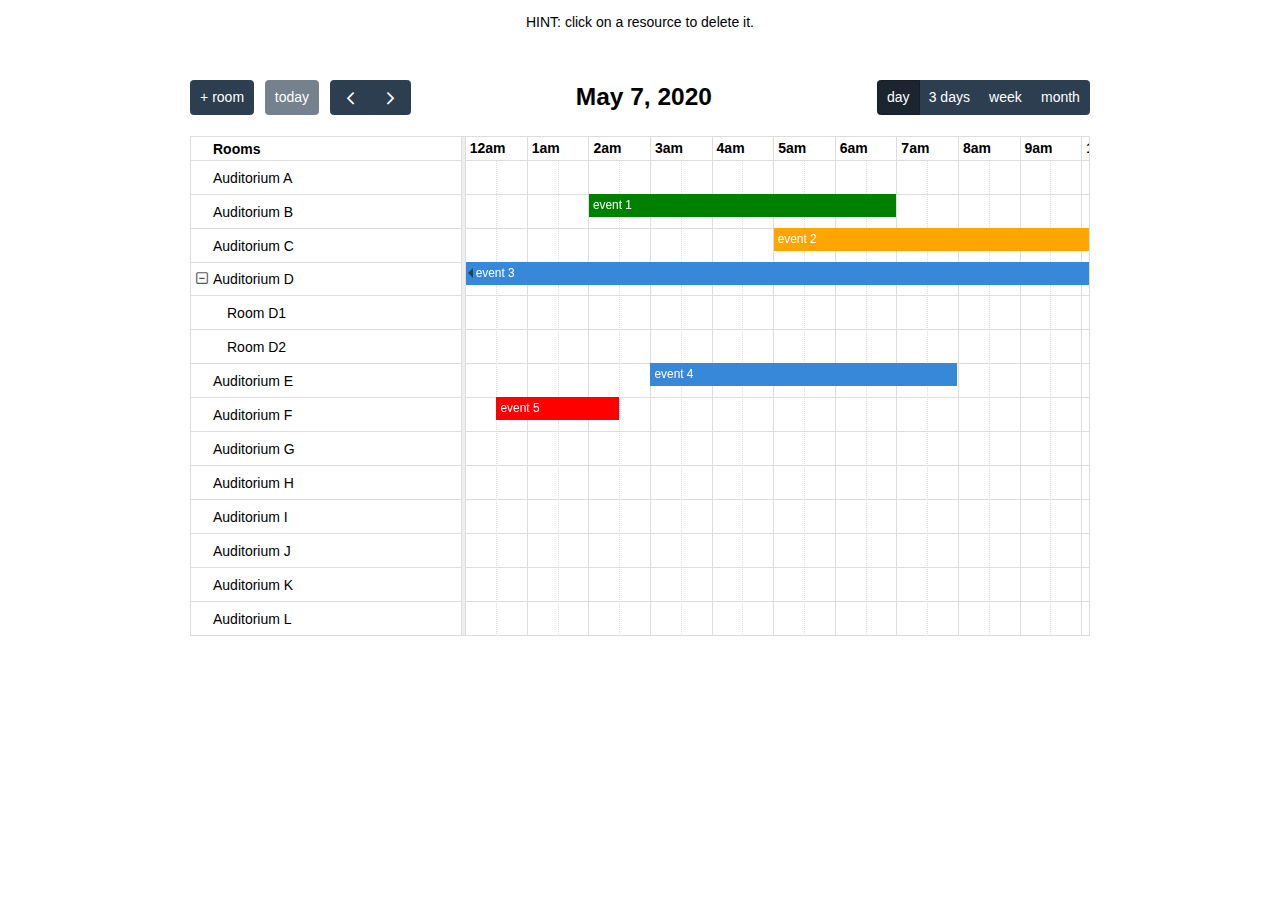
<file: fullcalendar/examples/resource-add-remove.html>
<!DOCTYPE html>
<html>
<head>
<meta charset='utf-8' />
<link href='../packages/core/main.css' rel='stylesheet' />
<link href='../packages/daygrid/main.css' rel='stylesheet' />
<link href='../packages/timegrid/main.css' rel='stylesheet' />
<link href='../packages-premium/timeline/main.css' rel='stylesheet' />
<link href='../packages-premium/resource-timeline/main.css' rel='stylesheet' />
<script src='../packages/core/main.js'></script>
<script src='../packages/interaction/main.js'></script>
<script src='../packages/daygrid/main.js'></script>
<script src='../packages/timegrid/main.js'></script>
<script src='../packages-premium/timeline/main.js'></script>
<script src='../packages-premium/resource-common/main.js'></script>
<script src='../packages-premium/resource-timeline/main.js'></script>
<script>

  document.addEventListener('DOMContentLoaded', function() {
    var calendarEl = document.getElementById('calendar');

    var calendar = new FullCalendar.Calendar(calendarEl, {
      plugins: [ 'interaction', 'dayGrid', 'timeGrid', 'resourceTimeline' ],
      now: '2020-05-07',
      editable: true,
      aspectRatio: 1.8,
      scrollTime: '00:00',
      header: {
        left: 'promptResource today prev,next',
        center: 'title',
        right: 'resourceTimelineDay,resourceTimelineThreeDays,timeGridWeek,dayGridMonth'
      },
      customButtons: {
        promptResource: {
          text: '+ room',
          click: function() {
            var title = prompt('Room name');
            if (title) {
              calendar.addResource({ title: title });
            }
          }
        }
      },
      defaultView: 'resourceTimelineDay',
      views: {
        resourceTimelineThreeDays: {
          type: 'resourceTimeline',
          duration: { days: 3 },
          buttonText: '3 days'
        }
      },
      resourceLabelText: 'Rooms',
      resourceRender: function(arg) {
        var resource = arg.resource;

        arg.el.addEventListener('click', function() {
          if (confirm('Are you sure you want to delete ' + resource.title + '?')) {
            resource.remove();
          }
        });
      },
      resources: [
        { id: 'a', title: 'Auditorium A' },
        { id: 'b', title: 'Auditorium B', eventColor: 'green' },
        { id: 'c', title: 'Auditorium C', eventColor: 'orange' },
        { id: 'd', title: 'Auditorium D', children: [
          { id: 'd1', title: 'Room D1' },
          { id: 'd2', title: 'Room D2' }
        ] },
        { id: 'e', title: 'Auditorium E' },
        { id: 'f', title: 'Auditorium F', eventColor: 'red' },
        { id: 'g', title: 'Auditorium G' },
        { id: 'h', title: 'Auditorium H' },
        { id: 'i', title: 'Auditorium I' },
        { id: 'j', title: 'Auditorium J' },
        { id: 'k', title: 'Auditorium K' },
        { id: 'l', title: 'Auditorium L' },
        { id: 'm', title: 'Auditorium M' },
        { id: 'n', title: 'Auditorium N' },
        { id: 'o', title: 'Auditorium O' },
        { id: 'p', title: 'Auditorium P' },
        { id: 'q', title: 'Auditorium Q' },
        { id: 'r', title: 'Auditorium R' },
        { id: 's', title: 'Auditorium S' },
        { id: 't', title: 'Auditorium T' },
        { id: 'u', title: 'Auditorium U' },
        { id: 'v', title: 'Auditorium V' },
        { id: 'w', title: 'Auditorium W' },
        { id: 'x', title: 'Auditorium X' },
        { id: 'y', title: 'Auditorium Y' },
        { id: 'z', title: 'Auditorium Z' }
      ],
      events: [
        { id: '1', resourceId: 'b', start: '2020-05-07T02:00:00', end: '2020-05-07T07:00:00', title: 'event 1' },
        { id: '2', resourceId: 'c', start: '2020-05-07T05:00:00', end: '2020-05-07T22:00:00', title: 'event 2' },
        { id: '3', resourceId: 'd', start: '2020-05-06', end: '2020-05-08', title: 'event 3' },
        { id: '4', resourceId: 'e', start: '2020-05-07T03:00:00', end: '2020-05-07T08:00:00', title: 'event 4' },
        { id: '5', resourceId: 'f', start: '2020-05-07T00:30:00', end: '2020-05-07T02:30:00', title: 'event 5' }
      ]
    });

    calendar.render();
  });

</script>
<style>

  body {
    margin: 0;
    padding: 0;
    font-family: Arial, Helvetica Neue, Helvetica, sans-serif;
    font-size: 14px;
  }

  p {
    text-align: center;
  }

  #calendar {
    max-width: 900px;
    margin: 50px auto;
  }

  .fc-resource-area td {
    cursor: pointer;
  }

</style>
</head>
<body>

  <p>
    HINT: click on a resource to delete it.
  </p>

  <div id='calendar'></div>

</body>
</html>
</file>
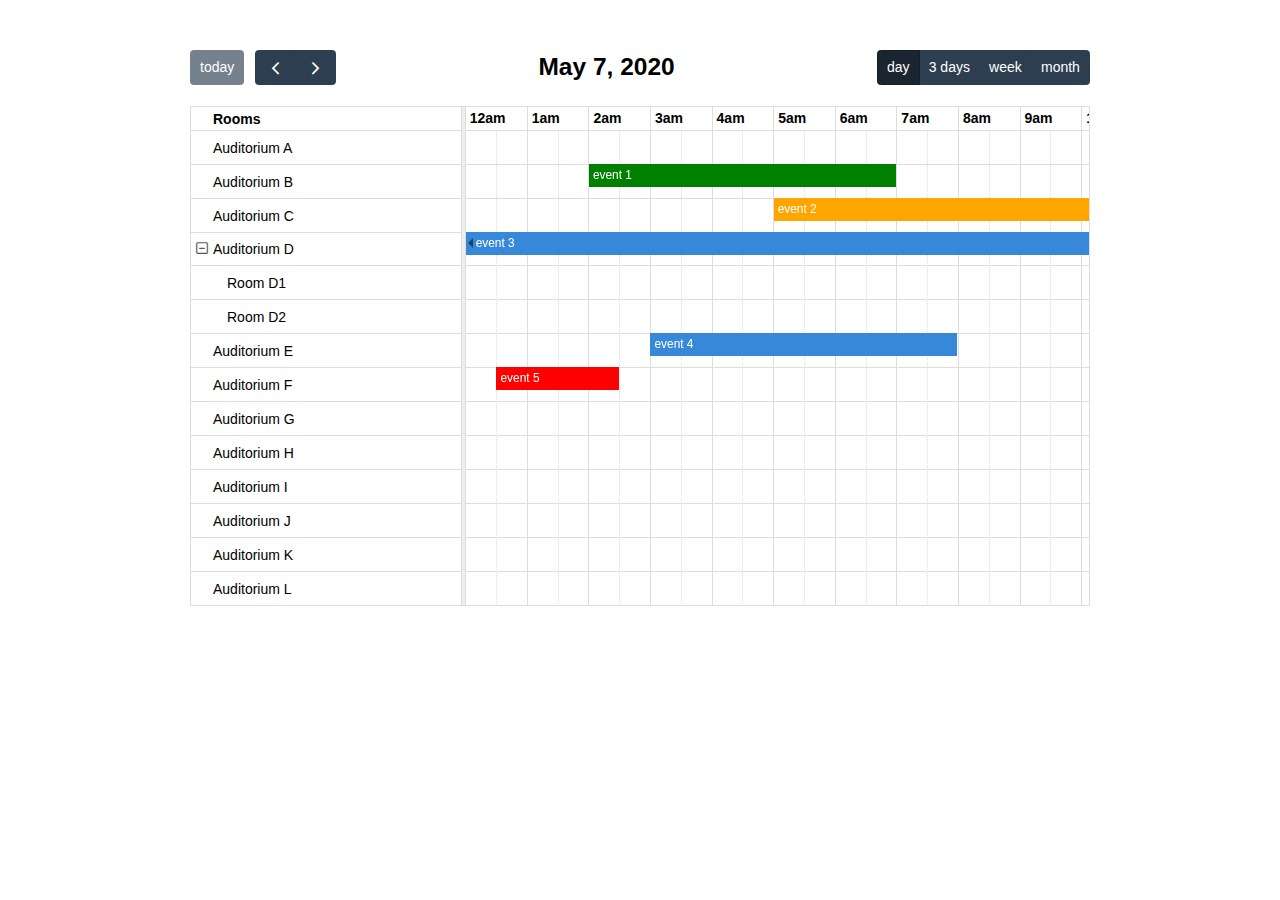
<file: fullcalendar/examples/resource-event-json.html>
<!DOCTYPE html>
<html>
<head>
<meta charset='utf-8' />
<link href='../packages/core/main.css' rel='stylesheet' />
<link href='../packages/daygrid/main.css' rel='stylesheet' />
<link href='../packages/timegrid/main.css' rel='stylesheet' />
<link href='../packages-premium/timeline/main.css' rel='stylesheet' />
<link href='../packages-premium/resource-timeline/main.css' rel='stylesheet' />
<script src='../packages/core/main.js'></script>
<script src='../packages/interaction/main.js'></script>
<script src='../packages/daygrid/main.js'></script>
<script src='../packages/timegrid/main.js'></script>
<script src='../packages-premium/timeline/main.js'></script>
<script src='../packages-premium/resource-common/main.js'></script>
<script src='../packages-premium/resource-timeline/main.js'></script>
<script>

  document.addEventListener('DOMContentLoaded', function() {
    var calendarEl = document.getElementById('calendar');

    var calendar = new FullCalendar.Calendar(calendarEl, {
      plugins: [ 'interaction', 'dayGrid', 'timeGrid', 'resourceTimeline' ],
      now: '2020-05-07',
      editable: true, // enable draggable events
      aspectRatio: 1.8,
      scrollTime: '00:00', // undo default 6am scrollTime
      header: {
        left: 'today prev,next',
        center: 'title',
        right: 'resourceTimelineDay,resourceTimelineThreeDays,timeGridWeek,dayGridMonth'
      },
      defaultView: 'resourceTimelineDay',
      views: {
        resourceTimelineThreeDays: {
          type: 'resourceTimeline',
          duration: { days: 3 },
          buttonText: '3 days'
        }
      },
      resourceLabelText: 'Rooms',

      resources: { // you can also specify a plain string like 'json/resources.json'
        url: 'json/resources.json',
        failure: function() {
          document.getElementById('script-warning').style.display = 'block';
        }
      },

      events: { // you can also specify a plain string like 'json/events-for-resources.json'
        url: 'json/events-for-resources.json',
        failure: function() {
          document.getElementById('script-warning').style.display = 'block';
        }
      }
    });

    calendar.render();
  });

</script>
<style>

  body {
    margin: 0;
    padding: 0;
    font-family: Arial, Helvetica Neue, Helvetica, sans-serif;
    font-size: 14px;
  }

  #script-warning {
    display: none;
    background: #eee;
    border-bottom: 1px solid #ddd;
    padding: 0 10px;
    line-height: 40px;
    text-align: center;
    font-weight: bold;
    font-size: 12px;
    color: red;
  }

  #loading {
    display: none;
    position: absolute;
    top: 10px;
    right: 10px;
  }

  #calendar {
    max-width: 900px;
    margin: 50px auto;
  }

</style>
</head>
<body>

  <div id='script-warning'>
    This page should be running from a webserver, to allow fetching from the <code>json/</code> directory.
  </div>

  <div id='loading'>loading...</div>

  <div id='calendar'></div>

</body>
</html>
</file>
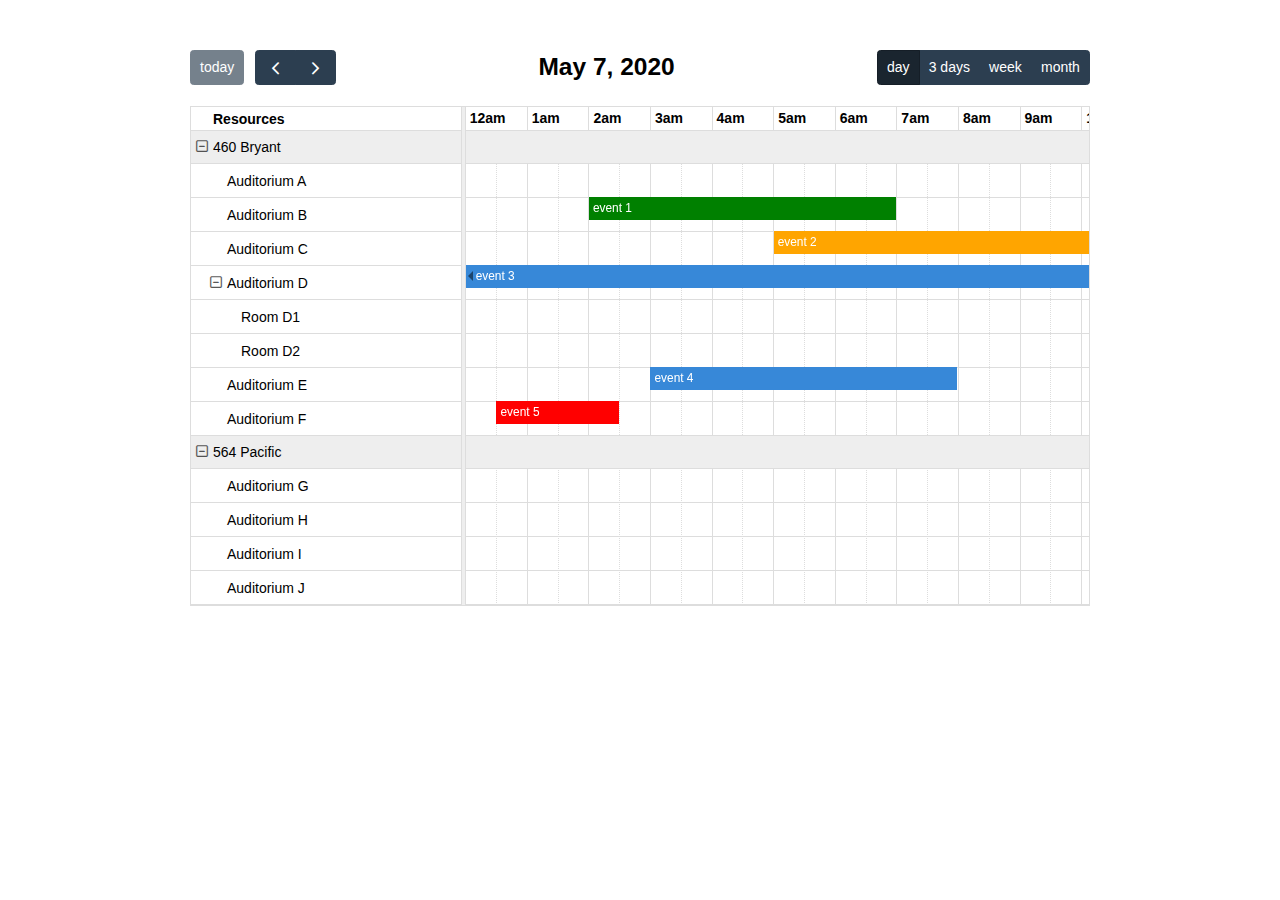
<file: fullcalendar/examples/resource-grouping.html>
<!DOCTYPE html>
<html>
<head>
<meta charset='utf-8' />
<link href='../packages/core/main.css' rel='stylesheet' />
<link href='../packages/daygrid/main.css' rel='stylesheet' />
<link href='../packages/timegrid/main.css' rel='stylesheet' />
<link href='../packages-premium/timeline/main.css' rel='stylesheet' />
<link href='../packages-premium/resource-timeline/main.css' rel='stylesheet' />
<script src='../packages/core/main.js'></script>
<script src='../packages/interaction/main.js'></script>
<script src='../packages/daygrid/main.js'></script>
<script src='../packages/timegrid/main.js'></script>
<script src='../packages-premium/timeline/main.js'></script>
<script src='../packages-premium/resource-common/main.js'></script>
<script src='../packages-premium/resource-timeline/main.js'></script>
<script>

  document.addEventListener('DOMContentLoaded', function() {
    var calendarEl = document.getElementById('calendar');

    var calendar = new FullCalendar.Calendar(calendarEl, {
      plugins: [ 'interaction', 'dayGrid', 'timeGrid', 'resourceTimeline' ],
      now: '2020-05-07',
      editable: true,
      aspectRatio: 1.8,
      scrollTime: '00:00',
      header: {
        left: 'today prev,next',
        center: 'title',
        right: 'resourceTimelineDay,resourceTimelineThreeDays,timeGridWeek,dayGridMonth'
      },
      defaultView: 'resourceTimelineDay',
      views: {
        resourceTimelineThreeDays: {
          type: 'resourceTimeline',
          duration: { days: 3 },
          buttonText: '3 days'
        }
      },
      resourceGroupField: 'building',
      resources: [
        { id: 'a', building: '460 Bryant', title: 'Auditorium A' },
        { id: 'b', building: '460 Bryant', title: 'Auditorium B', eventColor: 'green' },
        { id: 'c', building: '460 Bryant', title: 'Auditorium C', eventColor: 'orange' },
        { id: 'd', building: '460 Bryant', title: 'Auditorium D', children: [
          { id: 'd1', title: 'Room D1', occupancy: 10 },
          { id: 'd2', title: 'Room D2', occupancy: 10 }
        ] },
        { id: 'e', building: '460 Bryant', title: 'Auditorium E' },
        { id: 'f', building: '460 Bryant', title: 'Auditorium F', eventColor: 'red' },
        { id: 'g', building: '564 Pacific', title: 'Auditorium G' },
        { id: 'h', building: '564 Pacific', title: 'Auditorium H' },
        { id: 'i', building: '564 Pacific', title: 'Auditorium I' },
        { id: 'j', building: '564 Pacific', title: 'Auditorium J' },
        { id: 'k', building: '564 Pacific', title: 'Auditorium K' },
        { id: 'l', building: '564 Pacific', title: 'Auditorium L' },
        { id: 'm', building: '564 Pacific', title: 'Auditorium M' },
        { id: 'n', building: '564 Pacific', title: 'Auditorium N' },
        { id: 'o', building: '564 Pacific', title: 'Auditorium O' },
        { id: 'p', building: '564 Pacific', title: 'Auditorium P' },
        { id: 'q', building: '564 Pacific', title: 'Auditorium Q' },
        { id: 'r', building: '564 Pacific', title: 'Auditorium R' },
        { id: 's', building: '564 Pacific', title: 'Auditorium S' },
        { id: 't', building: '564 Pacific', title: 'Auditorium T' },
        { id: 'u', building: '564 Pacific', title: 'Auditorium U' },
        { id: 'v', building: '564 Pacific', title: 'Auditorium V' },
        { id: 'w', building: '564 Pacific', title: 'Auditorium W' },
        { id: 'x', building: '564 Pacific', title: 'Auditorium X' },
        { id: 'y', building: '564 Pacific', title: 'Auditorium Y' },
        { id: 'z', building: '564 Pacific', title: 'Auditorium Z' }
      ],
      events: [
        { id: '1', resourceId: 'b', start: '2020-05-07T02:00:00', end: '2020-05-07T07:00:00', title: 'event 1' },
        { id: '2', resourceId: 'c', start: '2020-05-07T05:00:00', end: '2020-05-07T22:00:00', title: 'event 2' },
        { id: '3', resourceId: 'd', start: '2020-05-06', end: '2020-05-08', title: 'event 3' },
        { id: '4', resourceId: 'e', start: '2020-05-07T03:00:00', end: '2020-05-07T08:00:00', title: 'event 4' },
        { id: '5', resourceId: 'f', start: '2020-05-07T00:30:00', end: '2020-05-07T02:30:00', title: 'event 5' }
      ]
    });

    calendar.render();
  });

</script>
<style>

  body {
    margin: 0;
    padding: 0;
    font-family: Arial, Helvetica Neue, Helvetica, sans-serif;
    font-size: 14px;
  }

  #calendar {
    max-width: 900px;
    margin: 50px auto;
  }

</style>
</head>
<body>

  <div id='calendar'></div>

</body>
</html>
</file>
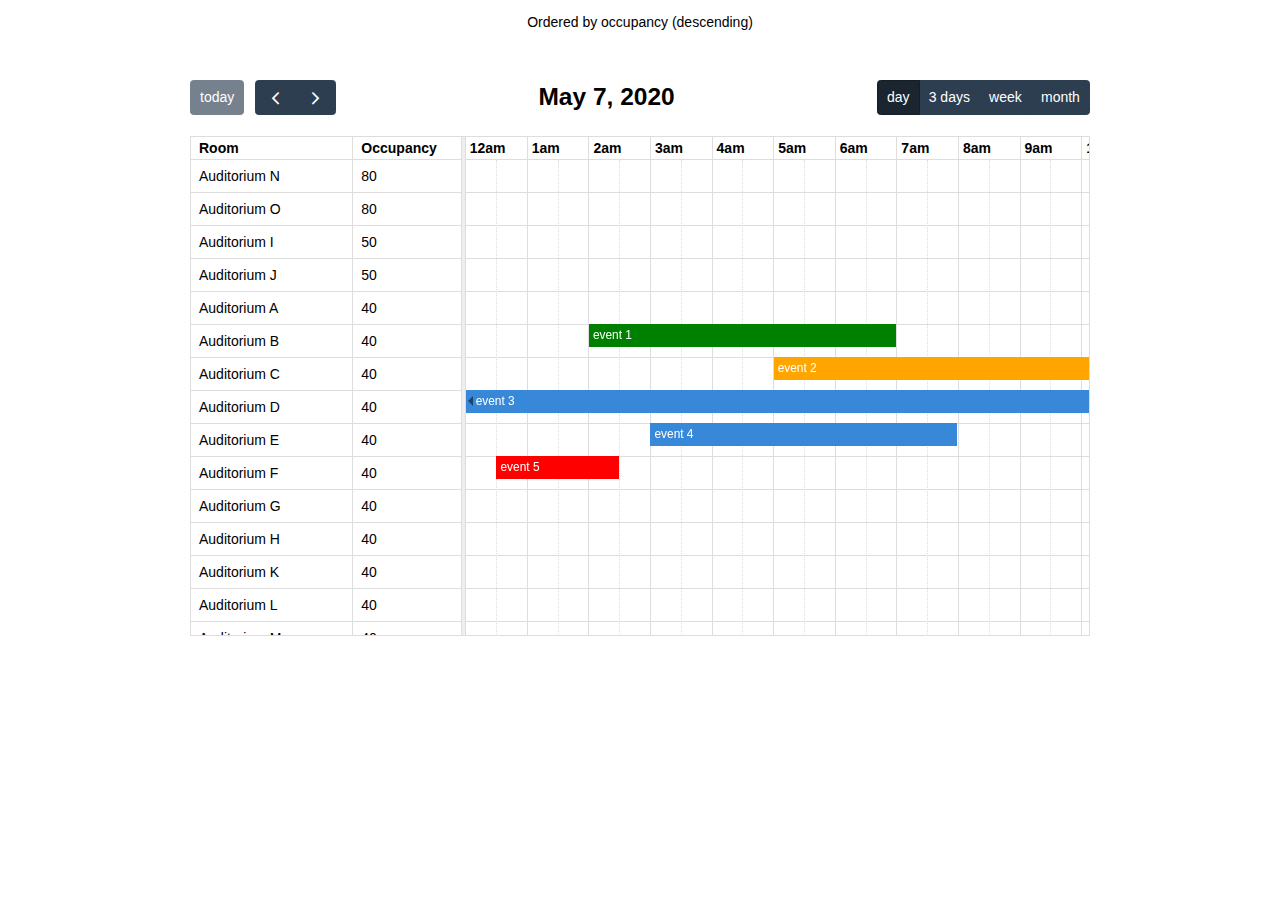
<file: fullcalendar/examples/resource-ordering.html>
<!DOCTYPE html>
<html>
<head>
<meta charset='utf-8' />
<link href='../packages/core/main.css' rel='stylesheet' />
<link href='../packages/daygrid/main.css' rel='stylesheet' />
<link href='../packages/timegrid/main.css' rel='stylesheet' />
<link href='../packages-premium/timeline/main.css' rel='stylesheet' />
<link href='../packages-premium/resource-timeline/main.css' rel='stylesheet' />
<script src='../packages/core/main.js'></script>
<script src='../packages/interaction/main.js'></script>
<script src='../packages/daygrid/main.js'></script>
<script src='../packages/timegrid/main.js'></script>
<script src='../packages-premium/timeline/main.js'></script>
<script src='../packages-premium/resource-common/main.js'></script>
<script src='../packages-premium/resource-timeline/main.js'></script>
<script>

  document.addEventListener('DOMContentLoaded', function() {
    var calendarEl = document.getElementById('calendar');

    var calendar = new FullCalendar.Calendar(calendarEl, {
      plugins: [ 'interaction', 'dayGrid', 'timeGrid', 'resourceTimeline' ],
      now: '2020-05-07',
      editable: true,
      aspectRatio: 1.8,
      scrollTime: '00:00',
      header: {
        left: 'today prev,next',
        center: 'title',
        right: 'resourceTimelineDay,resourceTimelineThreeDays,timeGridWeek,dayGridMonth'
      },
      defaultView: 'resourceTimelineDay',
      views: {
        resourceTimelineThreeDays: {
          type: 'resourceTimeline',
          duration: { days: 3 },
          buttonText: '3 days'
        }
      },
      resourceAreaWidth: '30%',
      resourceColumns: [
        {
          labelText: 'Room',
          field: 'title'
        },
        {
          labelText: 'Occupancy',
          field: 'occupancy'
        }
      ],
      resourceOrder: '-occupancy,title', // when occupancy tied, order by title
      resources: [
        { id: 'a', title: 'Auditorium A', occupancy: 40 },
        { id: 'b', title: 'Auditorium B', occupancy: 40, eventColor: 'green' },
        { id: 'c', title: 'Auditorium C', occupancy: 40, eventColor: 'orange' },
        { id: 'd', title: 'Auditorium D', occupancy: 40 },
        { id: 'e', title: 'Auditorium E', occupancy: 40 },
        { id: 'f', title: 'Auditorium F', occupancy: 40, eventColor: 'red' },
        { id: 'g', title: 'Auditorium G', occupancy: 40 },
        { id: 'h', title: 'Auditorium H', occupancy: 40 },
        { id: 'i', title: 'Auditorium I', occupancy: 50 },
        { id: 'j', title: 'Auditorium J', occupancy: 50 },
        { id: 'k', title: 'Auditorium K', occupancy: 40 },
        { id: 'l', title: 'Auditorium L', occupancy: 40 },
        { id: 'm', title: 'Auditorium M', occupancy: 40 },
        { id: 'n', title: 'Auditorium N', occupancy: 80 },
        { id: 'o', title: 'Auditorium O', occupancy: 80 },
        { id: 'p', title: 'Auditorium P', occupancy: 40 },
        { id: 'q', title: 'Auditorium Q', occupancy: 40 },
        { id: 'r', title: 'Auditorium R', occupancy: 40 },
        { id: 's', title: 'Auditorium S', occupancy: 40 },
        { id: 't', title: 'Auditorium T', occupancy: 40 },
        { id: 'u', title: 'Auditorium U', occupancy: 40 },
        { id: 'v', title: 'Auditorium V', occupancy: 40 },
        { id: 'w', title: 'Auditorium W', occupancy: 40 },
        { id: 'x', title: 'Auditorium X', occupancy: 40 },
        { id: 'y', title: 'Auditorium Y', occupancy: 40 },
        { id: 'z', title: 'Auditorium Z', occupancy: 40 }
      ],
      events: [
        { id: '1', resourceId: 'b', start: '2020-05-07T02:00:00', end: '2020-05-07T07:00:00', title: 'event 1' },
        { id: '2', resourceId: 'c', start: '2020-05-07T05:00:00', end: '2020-05-07T22:00:00', title: 'event 2' },
        { id: '3', resourceId: 'd', start: '2020-05-06', end: '2020-05-08', title: 'event 3' },
        { id: '4', resourceId: 'e', start: '2020-05-07T03:00:00', end: '2020-05-07T08:00:00', title: 'event 4' },
        { id: '5', resourceId: 'f', start: '2020-05-07T00:30:00', end: '2020-05-07T02:30:00', title: 'event 5' }
      ]
    });

    calendar.render();
  });

</script>
<style>

  body {
    margin: 0;
    padding: 0;
    font-family: Arial, Helvetica Neue, Helvetica, sans-serif;
    font-size: 14px;
  }

  p {
    text-align: center;
  }

  #calendar {
    max-width: 900px;
    margin: 50px auto;
  }

</style>
</head>
<body>

  <p>Ordered by occupancy (descending)</p>

  <div id='calendar'></div>

</body>
</html>
</file>
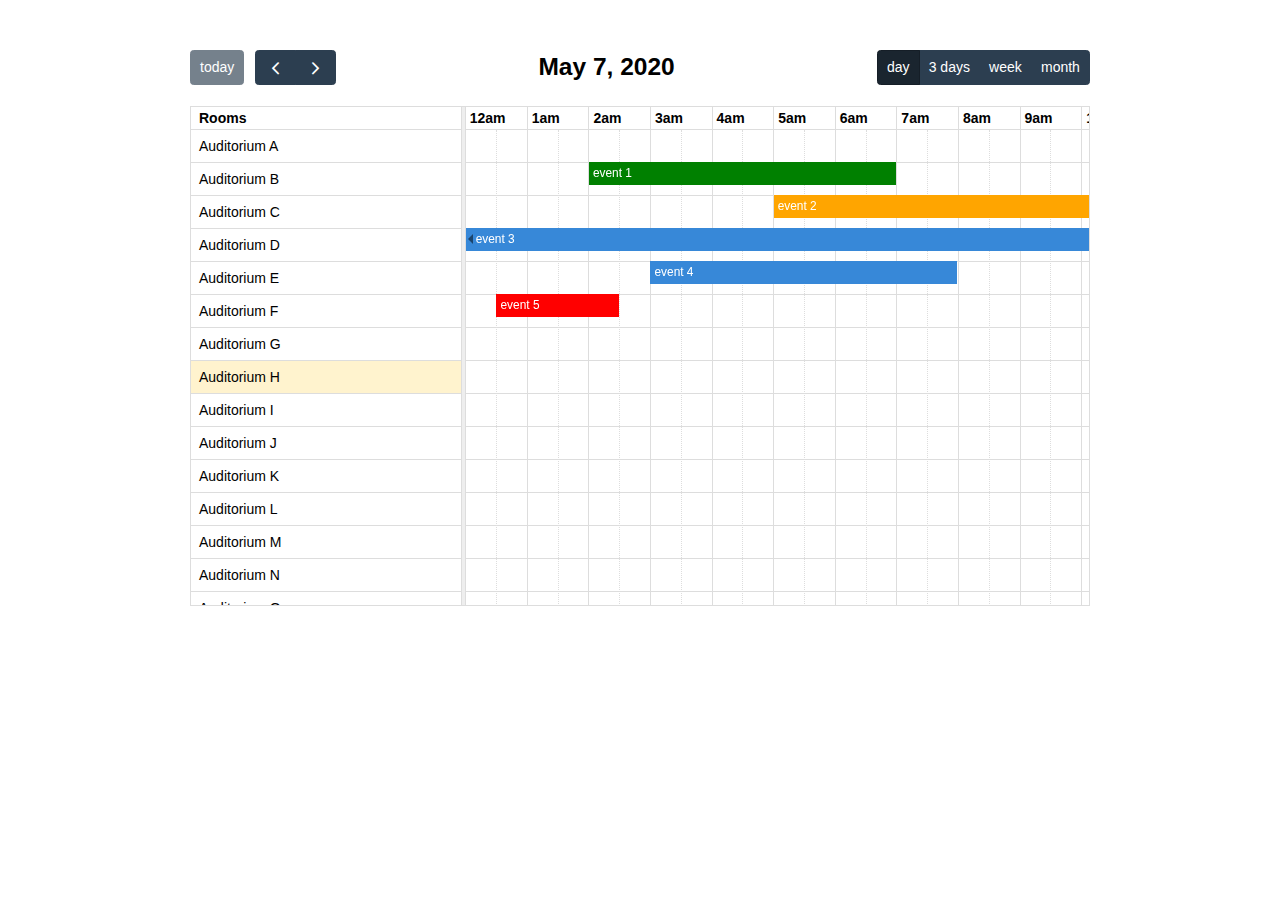
<file: fullcalendar/examples/resource-render-hooks.html>
<!DOCTYPE html>
<html>
<head>
<meta charset='utf-8' />
<link href='../packages/core/main.css' rel='stylesheet' />
<link href='../packages/daygrid/main.css' rel='stylesheet' />
<link href='../packages/timegrid/main.css' rel='stylesheet' />
<link href='../packages-premium/timeline/main.css' rel='stylesheet' />
<link href='../packages-premium/resource-timeline/main.css' rel='stylesheet' />
<script src='../packages/core/main.js'></script>
<script src='../packages/interaction/main.js'></script>
<script src='../packages/daygrid/main.js'></script>
<script src='../packages/timegrid/main.js'></script>
<script src='../packages-premium/timeline/main.js'></script>
<script src='../packages-premium/resource-common/main.js'></script>
<script src='../packages-premium/resource-timeline/main.js'></script>
<script>

  document.addEventListener('DOMContentLoaded', function() {
    var calendarEl = document.getElementById('calendar');

    var calendar = new FullCalendar.Calendar(calendarEl, {
      plugins: [ 'interaction', 'dayGrid', 'timeGrid', 'resourceTimeline' ],
      now: '2020-05-07',
      editable: true, // enable draggable events
      aspectRatio: 1.8,
      scrollTime: '00:00', // undo default 6am scrollTime
      header: {
        left: 'today prev,next',
        center: 'title',
        right: 'resourceTimelineDay,resourceTimelineThreeDays,timeGridWeek,dayGridMonth'
      },
      defaultView: 'resourceTimelineDay',
      views: {
        resourceTimelineThreeDays: {
          type: 'resourceTimeline',
          duration: { days: 3 },
          buttonText: '3 days'
        }
      },
      resourceLabelText: 'Rooms',
      resourceText: function(resource) {
        return 'Auditorium ' + ('' + resource.id).toUpperCase();
      },
      resourceRender: function(arg) {
        if (arg.resource.id == 'h') {
          arg.el.style.backgroundColor = 'rgb(255, 243, 206)';
        }
      },
      resources: [
        { id: 'a' },
        { id: 'b', eventColor: 'green' },
        { id: 'c', eventColor: 'orange' },
        { id: 'd' },
        { id: 'e' },
        { id: 'f', eventColor: 'red' },
        { id: 'g' },
        { id: 'h' },
        { id: 'i' },
        { id: 'j' },
        { id: 'k' },
        { id: 'l' },
        { id: 'm' },
        { id: 'n' },
        { id: 'o' },
        { id: 'p' },
        { id: 'q' },
        { id: 'r' },
        { id: 's' },
        { id: 't' },
        { id: 'u' },
        { id: 'v' },
        { id: 'w' },
        { id: 'x' },
        { id: 'y' },
        { id: 'z' }
      ],
      events: [
        { id: '1', resourceId: 'b', start: '2020-05-07T02:00:00', end: '2020-05-07T07:00:00', title: 'event 1' },
        { id: '2', resourceId: 'c', start: '2020-05-07T05:00:00', end: '2020-05-07T22:00:00', title: 'event 2' },
        { id: '3', resourceId: 'd', start: '2020-05-06', end: '2020-05-08', title: 'event 3' },
        { id: '4', resourceId: 'e', start: '2020-05-07T03:00:00', end: '2020-05-07T08:00:00', title: 'event 4' },
        { id: '5', resourceId: 'f', start: '2020-05-07T00:30:00', end: '2020-05-07T02:30:00', title: 'event 5' }
      ]
    });

    calendar.render();
  });

</script>
<style>

  body {
    margin: 0;
    padding: 0;
    font-family: Arial, Helvetica Neue, Helvetica, sans-serif;
    font-size: 14px;
  }

  #calendar {
    max-width: 900px;
    margin: 50px auto;
  }

</style>
</head>
<body>

  <div id='calendar'></div>

</body>
</html>
</file>
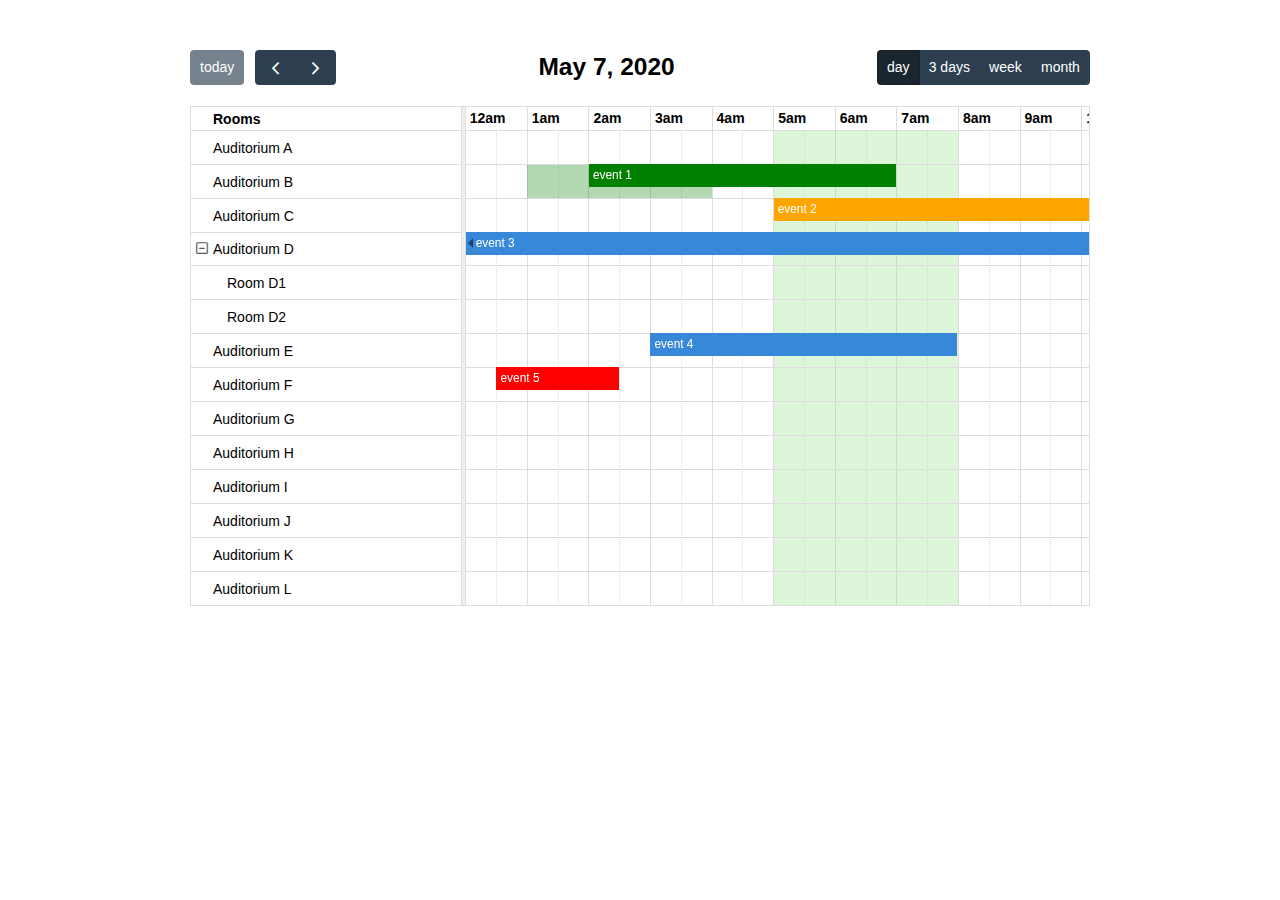
<file: fullcalendar/examples/timeline-background-events.html>
<!DOCTYPE html>
<html>
<head>
<meta charset='utf-8' />
<link href='../packages/core/main.css' rel='stylesheet' />
<link href='../packages/daygrid/main.css' rel='stylesheet' />
<link href='../packages/timegrid/main.css' rel='stylesheet' />
<link href='../packages-premium/timeline/main.css' rel='stylesheet' />
<link href='../packages-premium/resource-timeline/main.css' rel='stylesheet' />
<script src='../packages/core/main.js'></script>
<script src='../packages/interaction/main.js'></script>
<script src='../packages/daygrid/main.js'></script>
<script src='../packages/timegrid/main.js'></script>
<script src='../packages-premium/timeline/main.js'></script>
<script src='../packages-premium/resource-common/main.js'></script>
<script src='../packages-premium/resource-timeline/main.js'></script>
<script>

  document.addEventListener('DOMContentLoaded', function() {
    var calendarEl = document.getElementById('calendar');

    var calendar = new FullCalendar.Calendar(calendarEl, {
      plugins: [ 'interaction', 'dayGrid', 'timeGrid', 'resourceTimeline' ],
      now: '2020-05-07',
      editable: true, // enable draggable events
      aspectRatio: 1.8,
      scrollTime: '00:00', // undo default 6am scrollTime
      header: {
        left: 'today prev,next',
        center: 'title',
        right: 'resourceTimelineDay,resourceTimelineThreeDays,timeGridWeek,dayGridMonth'
      },
      defaultView: 'resourceTimelineDay',
      views: {
        resourceTimelineThreeDays: {
          type: 'resourceTimeline',
          duration: { days: 3 },
          buttonText: '3 days'
        }
      },
      resourceLabelText: 'Rooms',
      resources: [
        { id: 'a', title: 'Auditorium A' },
        { id: 'b', title: 'Auditorium B', eventColor: 'green' },
        { id: 'c', title: 'Auditorium C', eventColor: 'orange' },
        { id: 'd', title: 'Auditorium D', children: [
          { id: 'd1', title: 'Room D1' },
          { id: 'd2', title: 'Room D2' }
        ] },
        { id: 'e', title: 'Auditorium E' },
        { id: 'f', title: 'Auditorium F', eventColor: 'red' },
        { id: 'g', title: 'Auditorium G' },
        { id: 'h', title: 'Auditorium H' },
        { id: 'i', title: 'Auditorium I' },
        { id: 'j', title: 'Auditorium J' },
        { id: 'k', title: 'Auditorium K' },
        { id: 'l', title: 'Auditorium L' },
        { id: 'm', title: 'Auditorium M' },
        { id: 'n', title: 'Auditorium N' },
        { id: 'o', title: 'Auditorium O' },
        { id: 'p', title: 'Auditorium P' },
        { id: 'q', title: 'Auditorium Q' },
        { id: 'r', title: 'Auditorium R' },
        { id: 's', title: 'Auditorium S' },
        { id: 't', title: 'Auditorium T' },
        { id: 'u', title: 'Auditorium U' },
        { id: 'v', title: 'Auditorium V' },
        { id: 'w', title: 'Auditorium W' },
        { id: 'x', title: 'Auditorium X' },
        { id: 'y', title: 'Auditorium Y' },
        { id: 'z', title: 'Auditorium Z' }
      ],
      events: [

        // background event, associated with a resource
        { id: 'bg1', resourceId: 'b', rendering: 'background', start: '2020-05-07T01:00:00', end: '2020-05-07T04:00:00' },

        // background event, NOT associated with a resource
        { id: 'bg2', rendering: 'background', start: '2020-05-07T05:00:00', end: '2020-05-07T08:00:00' },

        // normal events...
        { id: '1', resourceId: 'b', start: '2020-05-07T02:00:00', end: '2020-05-07T07:00:00', title: 'event 1' },
        { id: '2', resourceId: 'c', start: '2020-05-07T05:00:00', end: '2020-05-07T22:00:00', title: 'event 2' },
        { id: '3', resourceId: 'd', start: '2020-05-06', end: '2020-05-09', title: 'event 3' },
        { id: '4', resourceId: 'e', start: '2020-05-07T03:00:00', end: '2020-05-07T08:00:00', title: 'event 4' },
        { id: '5', resourceId: 'f', start: '2020-05-07T00:30:00', end: '2020-05-07T02:30:00', title: 'event 5' }
      ]
    });

    calendar.render();
  });

</script>
<style>

  body {
    margin: 0;
    padding: 0;
    font-family: Arial, Helvetica Neue, Helvetica, sans-serif;
    font-size: 14px;
  }

  #calendar {
    max-width: 900px;
    margin: 50px auto;
  }

</style>
</head>
<body>

  <div id='calendar'></div>

</body>
</html>
</file>
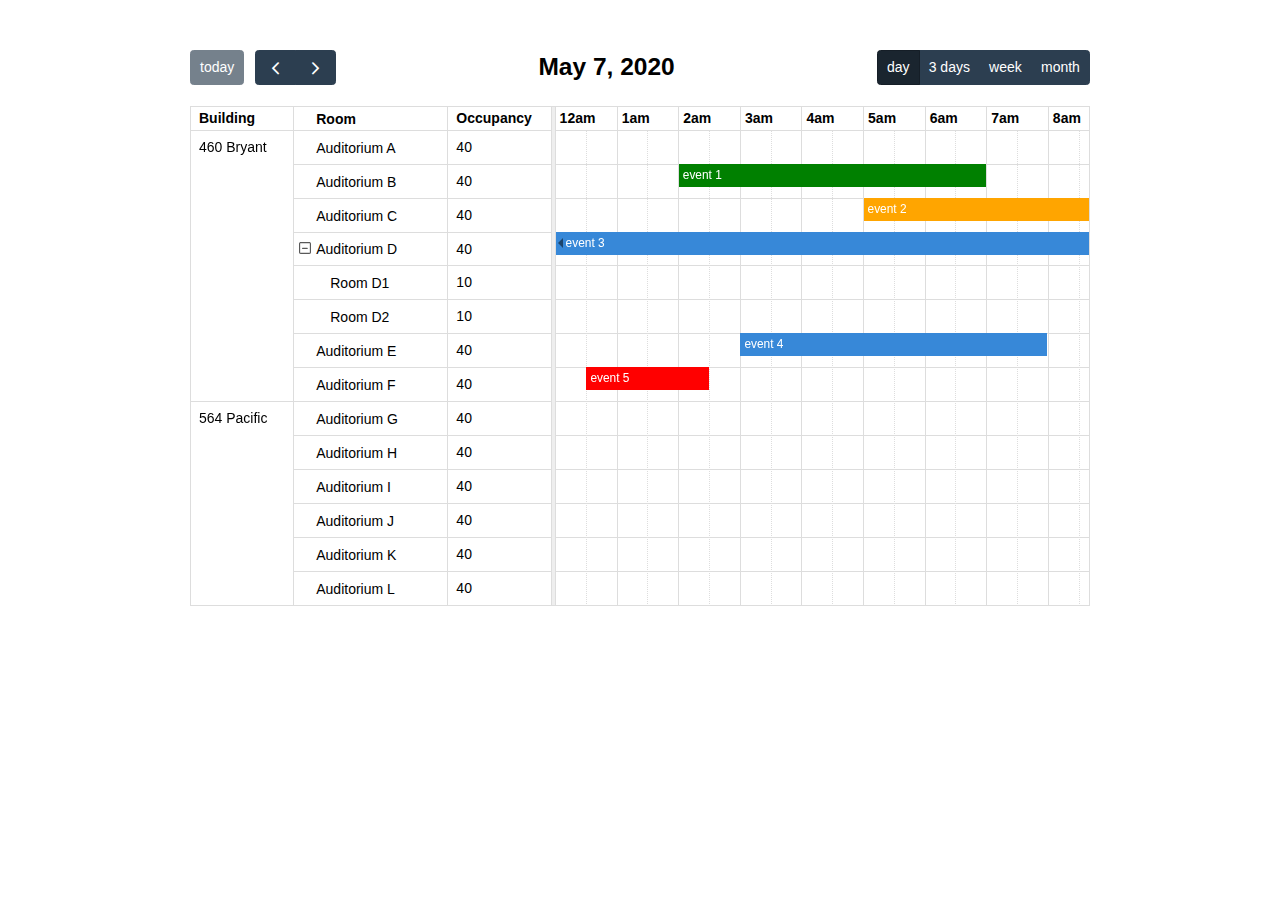
<file: fullcalendar/examples/timeline-column-grouping.html>
<!DOCTYPE html>
<html>
<head>
<meta charset='utf-8' />
<link href='../packages/core/main.css' rel='stylesheet' />
<link href='../packages/daygrid/main.css' rel='stylesheet' />
<link href='../packages/timegrid/main.css' rel='stylesheet' />
<link href='../packages-premium/timeline/main.css' rel='stylesheet' />
<link href='../packages-premium/resource-timeline/main.css' rel='stylesheet' />
<script src='../packages/core/main.js'></script>
<script src='../packages/interaction/main.js'></script>
<script src='../packages/daygrid/main.js'></script>
<script src='../packages/timegrid/main.js'></script>
<script src='../packages-premium/timeline/main.js'></script>
<script src='../packages-premium/resource-common/main.js'></script>
<script src='../packages-premium/resource-timeline/main.js'></script>
<script>

  document.addEventListener('DOMContentLoaded', function() {
    var calendarEl = document.getElementById('calendar');

    var calendar = new FullCalendar.Calendar(calendarEl, {
      plugins: [ 'interaction', 'dayGrid', 'timeGrid', 'resourceTimeline' ],
      now: '2020-05-07',
      editable: true,
      aspectRatio: 1.8,
      scrollTime: '00:00',
      header: {
        left: 'today prev,next',
        center: 'title',
        right: 'resourceTimelineDay,resourceTimelineThreeDays,timeGridWeek,dayGridMonth'
      },
      defaultView: 'resourceTimelineDay',
      views: {
        resourceTimelineThreeDays: {
          type: 'resourceTimeline',
          duration: { days: 3 },
          buttonText: '3 days'
        }
      },
      resourceAreaWidth: '40%',
      resourceColumns: [
        {
          group: true,
          labelText: 'Building',
          field: 'building'
        },
        {
          labelText: 'Room',
          field: 'title'
        },
        {
          labelText: 'Occupancy',
          field: 'occupancy'
        }
      ],
      resources: [
        { id: 'a', building: '460 Bryant', title: 'Auditorium A', occupancy: 40 },
        { id: 'b', building: '460 Bryant', title: 'Auditorium B', occupancy: 40, eventColor: 'green' },
        { id: 'c', building: '460 Bryant', title: 'Auditorium C', occupancy: 40, eventColor: 'orange' },
        { id: 'd', building: '460 Bryant', title: 'Auditorium D', occupancy: 40, children: [
          { id: 'd1', title: 'Room D1', occupancy: 10 },
          { id: 'd2', title: 'Room D2', occupancy: 10 }
        ] },
        { id: 'e', building: '460 Bryant', title: 'Auditorium E', occupancy: 40 },
        { id: 'f', building: '460 Bryant', title: 'Auditorium F', occupancy: 40, eventColor: 'red' },
        { id: 'g', building: '564 Pacific', title: 'Auditorium G', occupancy: 40 },
        { id: 'h', building: '564 Pacific', title: 'Auditorium H', occupancy: 40 },
        { id: 'i', building: '564 Pacific', title: 'Auditorium I', occupancy: 40 },
        { id: 'j', building: '564 Pacific', title: 'Auditorium J', occupancy: 40 },
        { id: 'k', building: '564 Pacific', title: 'Auditorium K', occupancy: 40 },
        { id: 'l', building: '564 Pacific', title: 'Auditorium L', occupancy: 40 },
        { id: 'm', building: '564 Pacific', title: 'Auditorium M', occupancy: 40 },
        { id: 'n', building: '564 Pacific', title: 'Auditorium N', occupancy: 40 },
        { id: 'o', building: '564 Pacific', title: 'Auditorium O', occupancy: 40 },
        { id: 'p', building: '564 Pacific', title: 'Auditorium P', occupancy: 40 },
        { id: 'q', building: '564 Pacific', title: 'Auditorium Q', occupancy: 40 },
        { id: 'r', building: '564 Pacific', title: 'Auditorium R', occupancy: 40 },
        { id: 's', building: '564 Pacific', title: 'Auditorium S', occupancy: 40 },
        { id: 't', building: '564 Pacific', title: 'Auditorium T', occupancy: 40 },
        { id: 'u', building: '564 Pacific', title: 'Auditorium U', occupancy: 40 },
        { id: 'v', building: '564 Pacific', title: 'Auditorium V', occupancy: 40 },
        { id: 'w', building: '564 Pacific', title: 'Auditorium W', occupancy: 40 },
        { id: 'x', building: '564 Pacific', title: 'Auditorium X', occupancy: 40 },
        { id: 'y', building: '564 Pacific', title: 'Auditorium Y', occupancy: 40 },
        { id: 'z', building: '564 Pacific', title: 'Auditorium Z', occupancy: 40 }
      ],
      events: [
        { id: '1', resourceId: 'b', start: '2020-05-07T02:00:00', end: '2020-05-07T07:00:00', title: 'event 1' },
        { id: '2', resourceId: 'c', start: '2020-05-07T05:00:00', end: '2020-05-07T22:00:00', title: 'event 2' },
        { id: '3', resourceId: 'd', start: '2020-05-06', end: '2020-05-08', title: 'event 3' },
        { id: '4', resourceId: 'e', start: '2020-05-07T03:00:00', end: '2020-05-07T08:00:00', title: 'event 4' },
        { id: '5', resourceId: 'f', start: '2020-05-07T00:30:00', end: '2020-05-07T02:30:00', title: 'event 5' }
      ]
    });

    calendar.render();
  });

</script>
<style>

  body {
    margin: 0;
    padding: 0;
    font-family: Arial, Helvetica Neue, Helvetica, sans-serif;
    font-size: 14px;
  }

  #calendar {
    max-width: 900px;
    margin: 50px auto;
  }

</style>
</head>
<body>

  <div id='calendar'></div>

</body>
</html>
</file>
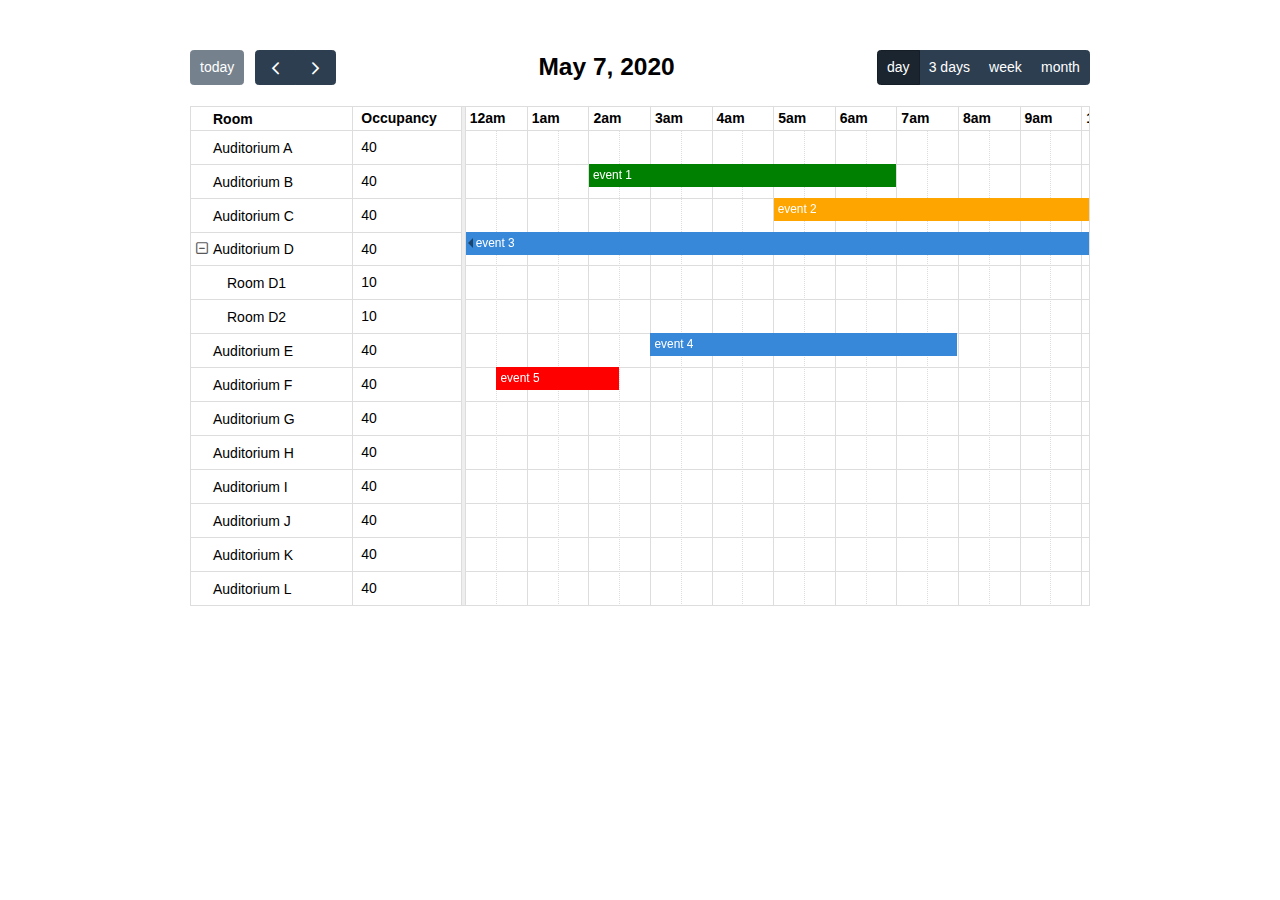
<file: fullcalendar/examples/timeline-columns.html>
<!DOCTYPE html>
<html>
<head>
<meta charset='utf-8' />
<link href='../packages/core/main.css' rel='stylesheet' />
<link href='../packages/daygrid/main.css' rel='stylesheet' />
<link href='../packages/timegrid/main.css' rel='stylesheet' />
<link href='../packages-premium/timeline/main.css' rel='stylesheet' />
<link href='../packages-premium/resource-timeline/main.css' rel='stylesheet' />
<script src='../packages/core/main.js'></script>
<script src='../packages/interaction/main.js'></script>
<script src='../packages/daygrid/main.js'></script>
<script src='../packages/timegrid/main.js'></script>
<script src='../packages-premium/timeline/main.js'></script>
<script src='../packages-premium/resource-common/main.js'></script>
<script src='../packages-premium/resource-timeline/main.js'></script>
<script>

  document.addEventListener('DOMContentLoaded', function() {
    var calendarEl = document.getElementById('calendar');

    var calendar = new FullCalendar.Calendar(calendarEl, {
      plugins: [ 'interaction', 'dayGrid', 'timeGrid', 'resourceTimeline' ],
      now: '2020-05-07',
      editable: true,
      aspectRatio: 1.8,
      scrollTime: '00:00',
      header: {
        left: 'today prev,next',
        center: 'title',
        right: 'resourceTimelineDay,resourceTimelineThreeDays,timeGridWeek,dayGridMonth'
      },
      defaultView: 'resourceTimelineDay',
      views: {
        resourceTimelineThreeDays: {
          type: 'resourceTimeline',
          duration: { days: 3 },
          buttonText: '3 days'
        }
      },
      resourceAreaWidth: '30%',
      resourceColumns: [
        {
          labelText: 'Room',
          field: 'title'
        },
        {
          labelText: 'Occupancy',
          field: 'occupancy'
        }
      ],
      resources: [
        { id: 'a', title: 'Auditorium A', occupancy: 40 },
        { id: 'b', title: 'Auditorium B', occupancy: 40, eventColor: 'green' },
        { id: 'c', title: 'Auditorium C', occupancy: 40, eventColor: 'orange' },
        { id: 'd', title: 'Auditorium D', occupancy: 40, children: [
          { id: 'd1', title: 'Room D1', occupancy: 10 },
          { id: 'd2', title: 'Room D2', occupancy: 10 }
        ] },
        { id: 'e', title: 'Auditorium E', occupancy: 40 },
        { id: 'f', title: 'Auditorium F', occupancy: 40, eventColor: 'red' },
        { id: 'g', title: 'Auditorium G', occupancy: 40 },
        { id: 'h', title: 'Auditorium H', occupancy: 40 },
        { id: 'i', title: 'Auditorium I', occupancy: 40 },
        { id: 'j', title: 'Auditorium J', occupancy: 40 },
        { id: 'k', title: 'Auditorium K', occupancy: 40 },
        { id: 'l', title: 'Auditorium L', occupancy: 40 },
        { id: 'm', title: 'Auditorium M', occupancy: 40 },
        { id: 'n', title: 'Auditorium N', occupancy: 40 },
        { id: 'o', title: 'Auditorium O', occupancy: 40 },
        { id: 'p', title: 'Auditorium P', occupancy: 40 },
        { id: 'q', title: 'Auditorium Q', occupancy: 40 },
        { id: 'r', title: 'Auditorium R', occupancy: 40 },
        { id: 's', title: 'Auditorium S', occupancy: 40 },
        { id: 't', title: 'Auditorium T', occupancy: 40 },
        { id: 'u', title: 'Auditorium U', occupancy: 40 },
        { id: 'v', title: 'Auditorium V', occupancy: 40 },
        { id: 'w', title: 'Auditorium W', occupancy: 40 },
        { id: 'x', title: 'Auditorium X', occupancy: 40 },
        { id: 'y', title: 'Auditorium Y', occupancy: 40 },
        { id: 'z', title: 'Auditorium Z', occupancy: 40 }
      ],
      events: [
        { id: '1', resourceId: 'b', start: '2020-05-07T02:00:00', end: '2020-05-07T07:00:00', title: 'event 1' },
        { id: '2', resourceId: 'c', start: '2020-05-07T05:00:00', end: '2020-05-07T22:00:00', title: 'event 2' },
        { id: '3', resourceId: 'd', start: '2020-05-06', end: '2020-05-08', title: 'event 3' },
        { id: '4', resourceId: 'e', start: '2020-05-07T03:00:00', end: '2020-05-07T08:00:00', title: 'event 4' },
        { id: '5', resourceId: 'f', start: '2020-05-07T00:30:00', end: '2020-05-07T02:30:00', title: 'event 5' }
      ]
    });

    calendar.render();
  });

</script>
<style>

  body {
    margin: 0;
    padding: 0;
    font-family: Arial, Helvetica Neue, Helvetica, sans-serif;
    font-size: 14px;
  }

  #calendar {
    max-width: 900px;
    margin: 50px auto;
  }

</style>
</head>
<body>

  <div id='calendar'></div>

</body>
</html>
</file>
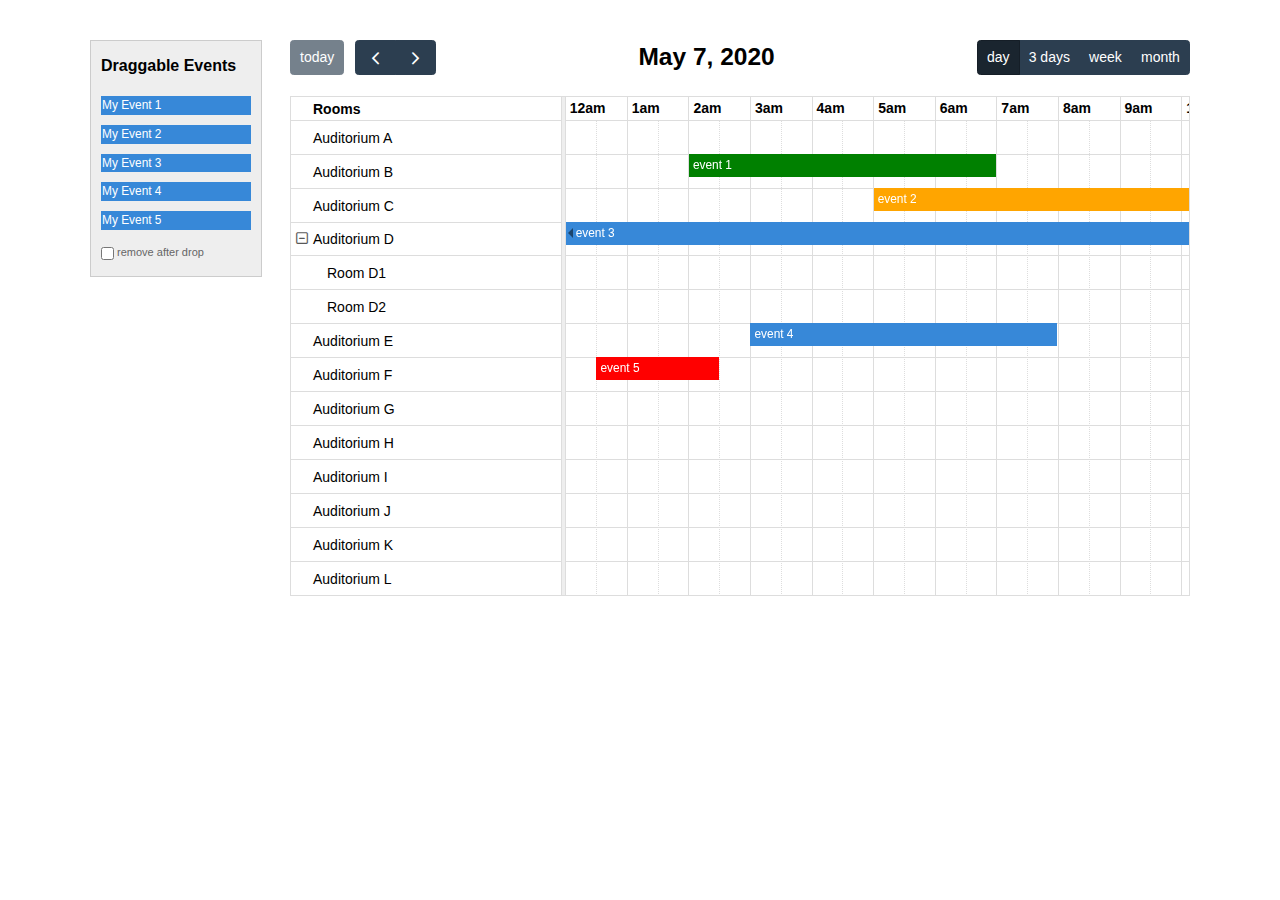
<file: fullcalendar/examples/timeline-external-dragging.html>
<!DOCTYPE html>
<html>
<head>
<meta charset='utf-8' />
<link href='../packages/core/main.css' rel='stylesheet' />
<link href='../packages/daygrid/main.css' rel='stylesheet' />
<link href='../packages/timegrid/main.css' rel='stylesheet' />
<link href='../packages-premium/timeline/main.css' rel='stylesheet' />
<link href='../packages-premium/resource-timeline/main.css' rel='stylesheet' />
<script src='../packages/core/main.js'></script>
<script src='../packages/interaction/main.js'></script>
<script src='../packages/daygrid/main.js'></script>
<script src='../packages/timegrid/main.js'></script>
<script src='../packages-premium/timeline/main.js'></script>
<script src='../packages-premium/resource-common/main.js'></script>
<script src='../packages-premium/resource-timeline/main.js'></script>
<script>

  document.addEventListener('DOMContentLoaded', function() {
    var Calendar = FullCalendar.Calendar;
    var Draggable = FullCalendarInteraction.Draggable;

    /* initialize the external events
    -----------------------------------------------------------------*/

    var containerEl = document.getElementById('external-events');
    new Draggable(containerEl, {
      itemSelector: '.fc-event',
      eventData: function(eventEl) {
        return {
          title: eventEl.innerText.trim()
        }
      }
    });


    /* initialize the calendar
    -----------------------------------------------------------------*/

    var calendarEl = document.getElementById('calendar');
    var calendar = new Calendar(calendarEl, {
      plugins: [ 'interaction', 'dayGrid', 'timeGrid', 'resourceTimeline' ],
      now: '2020-05-07',
      editable: true, // enable draggable events
      droppable: true, // this allows things to be dropped onto the calendar
      aspectRatio: 1.8,
      scrollTime: '00:00', // undo default 6am scrollTime
      header: {
        left: 'today prev,next',
        center: 'title',
        right: 'resourceTimelineDay,resourceTimelineThreeDays,timeGridWeek,dayGridMonth'
      },
      defaultView: 'resourceTimelineDay',
      views: {
        resourceTimelineThreeDays: {
          type: 'resourceTimeline',
          duration: { days: 3 },
          buttonText: '3 days'
        }
      },
      resourceLabelText: 'Rooms',
      resources: [
        { id: 'a', title: 'Auditorium A' },
        { id: 'b', title: 'Auditorium B', eventColor: 'green' },
        { id: 'c', title: 'Auditorium C', eventColor: 'orange' },
        { id: 'd', title: 'Auditorium D', children: [
          { id: 'd1', title: 'Room D1' },
          { id: 'd2', title: 'Room D2' }
        ] },
        { id: 'e', title: 'Auditorium E' },
        { id: 'f', title: 'Auditorium F', eventColor: 'red' },
        { id: 'g', title: 'Auditorium G' },
        { id: 'h', title: 'Auditorium H' },
        { id: 'i', title: 'Auditorium I' },
        { id: 'j', title: 'Auditorium J' },
        { id: 'k', title: 'Auditorium K' },
        { id: 'l', title: 'Auditorium L' },
        { id: 'm', title: 'Auditorium M' },
        { id: 'n', title: 'Auditorium N' },
        { id: 'o', title: 'Auditorium O' },
        { id: 'p', title: 'Auditorium P' },
        { id: 'q', title: 'Auditorium Q' },
        { id: 'r', title: 'Auditorium R' },
        { id: 's', title: 'Auditorium S' },
        { id: 't', title: 'Auditorium T' },
        { id: 'u', title: 'Auditorium U' },
        { id: 'v', title: 'Auditorium V' },
        { id: 'w', title: 'Auditorium W' },
        { id: 'x', title: 'Auditorium X' },
        { id: 'y', title: 'Auditorium Y' },
        { id: 'z', title: 'Auditorium Z' }
      ],
      events: [
        { id: '1', resourceId: 'b', start: '2020-05-07T02:00:00', end: '2020-05-07T07:00:00', title: 'event 1' },
        { id: '2', resourceId: 'c', start: '2020-05-07T05:00:00', end: '2020-05-07T22:00:00', title: 'event 2' },
        { id: '3', resourceId: 'd', start: '2020-05-06', end: '2020-05-08', title: 'event 3' },
        { id: '4', resourceId: 'e', start: '2020-05-07T03:00:00', end: '2020-05-07T08:00:00', title: 'event 4' },
        { id: '5', resourceId: 'f', start: '2020-05-07T00:30:00', end: '2020-05-07T02:30:00', title: 'event 5' }
      ],
      drop: function(arg) {
        console.log('drop date: ' + arg.dateStr)

        if (arg.resource) {
          console.log('drop resource: ' + arg.resource.id)
        }

        // is the "remove after drop" checkbox checked?
        if (document.getElementById('drop-remove').checked) {
          // if so, remove the element from the "Draggable Events" list
          arg.draggedEl.parentNode.removeChild(arg.draggedEl);
        }
      },
      eventReceive: function(arg) { // called when a proper external event is dropped
        console.log('eventReceive', arg.event);
      },
      eventDrop: function(arg) { // called when an event (already on the calendar) is moved
        console.log('eventDrop', arg.event);
      }
    });
    calendar.render();

  });

</script>
<style>

  body {
    margin-top: 40px;
    font-size: 14px;
    font-family: Arial, Helvetica Neue, Helvetica, sans-serif;
  }

  #wrap {
    width: 1100px;
    margin: 0 auto;
  }

  #external-events {
    float: left;
    width: 150px;
    padding: 0 10px;
    border: 1px solid #ccc;
    background: #eee;
    text-align: left;
  }

  #external-events h4 {
    font-size: 16px;
    margin-top: 0;
    padding-top: 1em;
  }

  #external-events .fc-event {
    margin: 10px 0;
    cursor: pointer;
  }

  #external-events p {
    margin: 1.5em 0;
    font-size: 11px;
    color: #666;
  }

  #external-events p input {
    margin: 0;
    vertical-align: middle;
  }

  #calendar {
    float: right;
    width: 900px;
  }

</style>
</head>
<body>
  <div id='wrap'>

    <div id='external-events'>
      <h4>Draggable Events</h4>
      <div class='fc-event'>My Event 1</div>
      <div class='fc-event'>My Event 2</div>
      <div class='fc-event'>My Event 3</div>
      <div class='fc-event'>My Event 4</div>
      <div class='fc-event'>My Event 5</div>
      <p>
        <input type='checkbox' id='drop-remove' />
        <label for='drop-remove'>remove after drop</label>
      </p>
    </div>

    <div id='calendar'></div>

    <div style='clear:both'></div>

  </div>
</body>
</html>
</file>
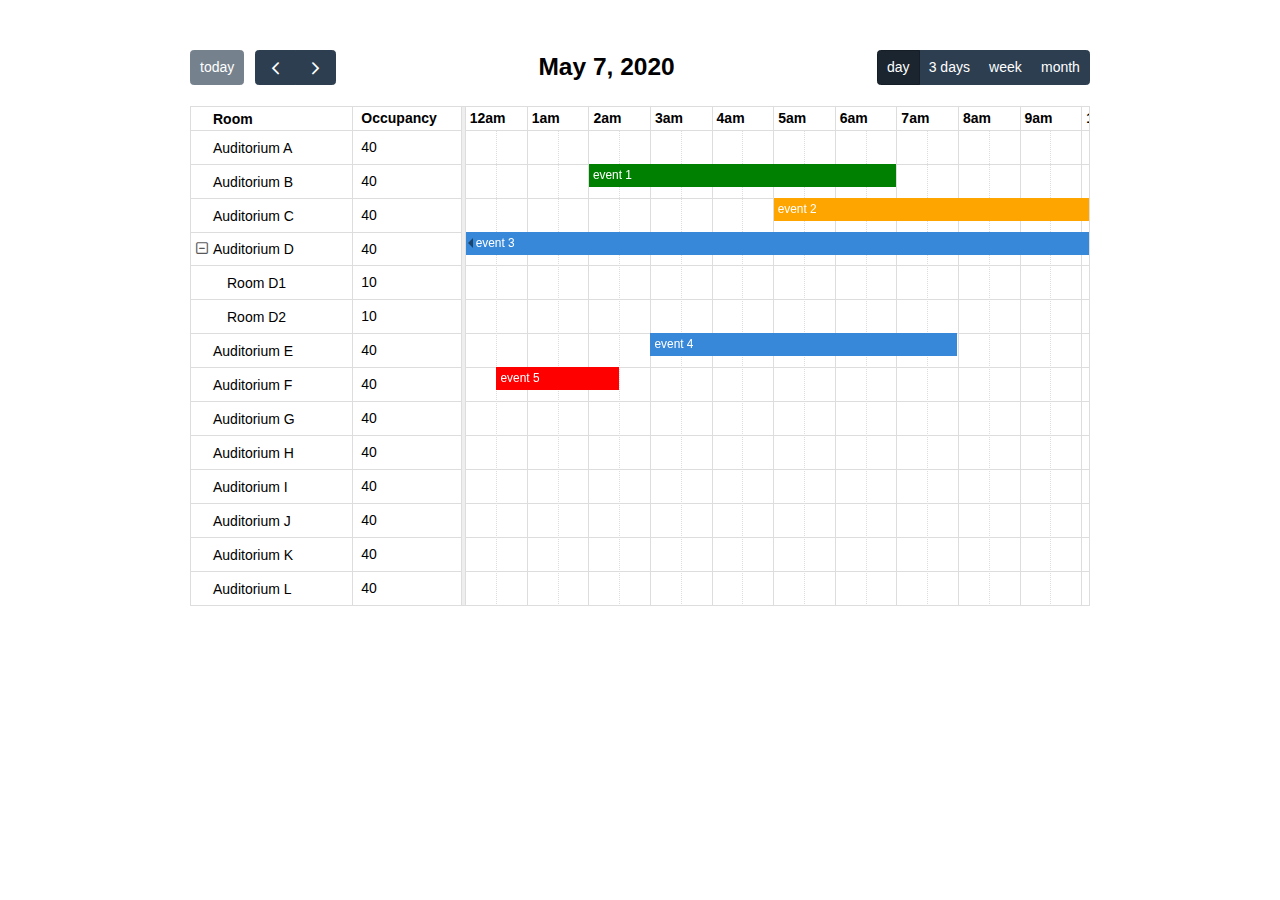
<file: fullcalendar/examples/timeline-no-interaction.html>
<!DOCTYPE html>
<html>
<head>
<meta charset='utf-8' />
<link href='../packages/core/main.css' rel='stylesheet' />
<link href='../packages/daygrid/main.css' rel='stylesheet' />
<link href='../packages/timegrid/main.css' rel='stylesheet' />
<link href='../packages-premium/timeline/main.css' rel='stylesheet' />
<link href='../packages-premium/resource-timeline/main.css' rel='stylesheet' />
<script src='../packages/core/main.js'></script>
<script src='../packages/daygrid/main.js'></script>
<script src='../packages/timegrid/main.js'></script>
<script src='../packages-premium/timeline/main.js'></script>
<script src='../packages-premium/resource-common/main.js'></script>
<script src='../packages-premium/resource-timeline/main.js'></script>
<script>

  document.addEventListener('DOMContentLoaded', function() {
    var calendarEl = document.getElementById('calendar');

    var calendar = new FullCalendar.Calendar(calendarEl, {
      plugins: [ 'dayGrid', 'timeGrid', 'resourceTimeline' ],
      now: '2020-05-07',
      aspectRatio: 1.8,
      scrollTime: '00:00',
      header: {
        left: 'today prev,next',
        center: 'title',
        right: 'resourceTimelineDay,resourceTimelineThreeDays,timeGridWeek,dayGridMonth'
      },
      defaultView: 'resourceTimelineDay',
      views: {
        resourceTimelineThreeDays: {
          type: 'resourceTimeline',
          duration: { days: 3 },
          buttonText: '3 days'
        }
      },
      resourceAreaWidth: '30%',
      resourceColumns: [
        {
          labelText: 'Room',
          field: 'title'
        },
        {
          labelText: 'Occupancy',
          field: 'occupancy'
        }
      ],
      resources: [
        { id: 'a', title: 'Auditorium A', occupancy: 40 },
        { id: 'b', title: 'Auditorium B', occupancy: 40, eventColor: 'green' },
        { id: 'c', title: 'Auditorium C', occupancy: 40, eventColor: 'orange' },
        { id: 'd', title: 'Auditorium D', occupancy: 40, children: [
          { id: 'd1', title: 'Room D1', occupancy: 10 },
          { id: 'd2', title: 'Room D2', occupancy: 10 }
        ] },
        { id: 'e', title: 'Auditorium E', occupancy: 40 },
        { id: 'f', title: 'Auditorium F', occupancy: 40, eventColor: 'red' },
        { id: 'g', title: 'Auditorium G', occupancy: 40 },
        { id: 'h', title: 'Auditorium H', occupancy: 40 },
        { id: 'i', title: 'Auditorium I', occupancy: 40 },
        { id: 'j', title: 'Auditorium J', occupancy: 40 },
        { id: 'k', title: 'Auditorium K', occupancy: 40 },
        { id: 'l', title: 'Auditorium L', occupancy: 40 },
        { id: 'm', title: 'Auditorium M', occupancy: 40 },
        { id: 'n', title: 'Auditorium N', occupancy: 40 },
        { id: 'o', title: 'Auditorium O', occupancy: 40 },
        { id: 'p', title: 'Auditorium P', occupancy: 40 },
        { id: 'q', title: 'Auditorium Q', occupancy: 40 },
        { id: 'r', title: 'Auditorium R', occupancy: 40 },
        { id: 's', title: 'Auditorium S', occupancy: 40 },
        { id: 't', title: 'Auditorium T', occupancy: 40 },
        { id: 'u', title: 'Auditorium U', occupancy: 40 },
        { id: 'v', title: 'Auditorium V', occupancy: 40 },
        { id: 'w', title: 'Auditorium W', occupancy: 40 },
        { id: 'x', title: 'Auditorium X', occupancy: 40 },
        { id: 'y', title: 'Auditorium Y', occupancy: 40 },
        { id: 'z', title: 'Auditorium Z', occupancy: 40 }
      ],
      events: [
        { id: '1', resourceId: 'b', start: '2020-05-07T02:00:00', end: '2020-05-07T07:00:00', title: 'event 1' },
        { id: '2', resourceId: 'c', start: '2020-05-07T05:00:00', end: '2020-05-07T22:00:00', title: 'event 2' },
        { id: '3', resourceId: 'd', start: '2020-05-06', end: '2020-05-08', title: 'event 3' },
        { id: '4', resourceId: 'e', start: '2020-05-07T03:00:00', end: '2020-05-07T08:00:00', title: 'event 4' },
        { id: '5', resourceId: 'f', start: '2020-05-07T00:30:00', end: '2020-05-07T02:30:00', title: 'event 5' }
      ]
    });

    calendar.render();
  });

</script>
<style>

  body {
    margin: 0;
    padding: 0;
    font-family: Arial, Helvetica Neue, Helvetica, sans-serif;
    font-size: 14px;
  }

  #calendar {
    max-width: 900px;
    margin: 50px auto;
  }

</style>
</head>
<body>

  <div id='calendar'></div>

</body>
</html>
</file>
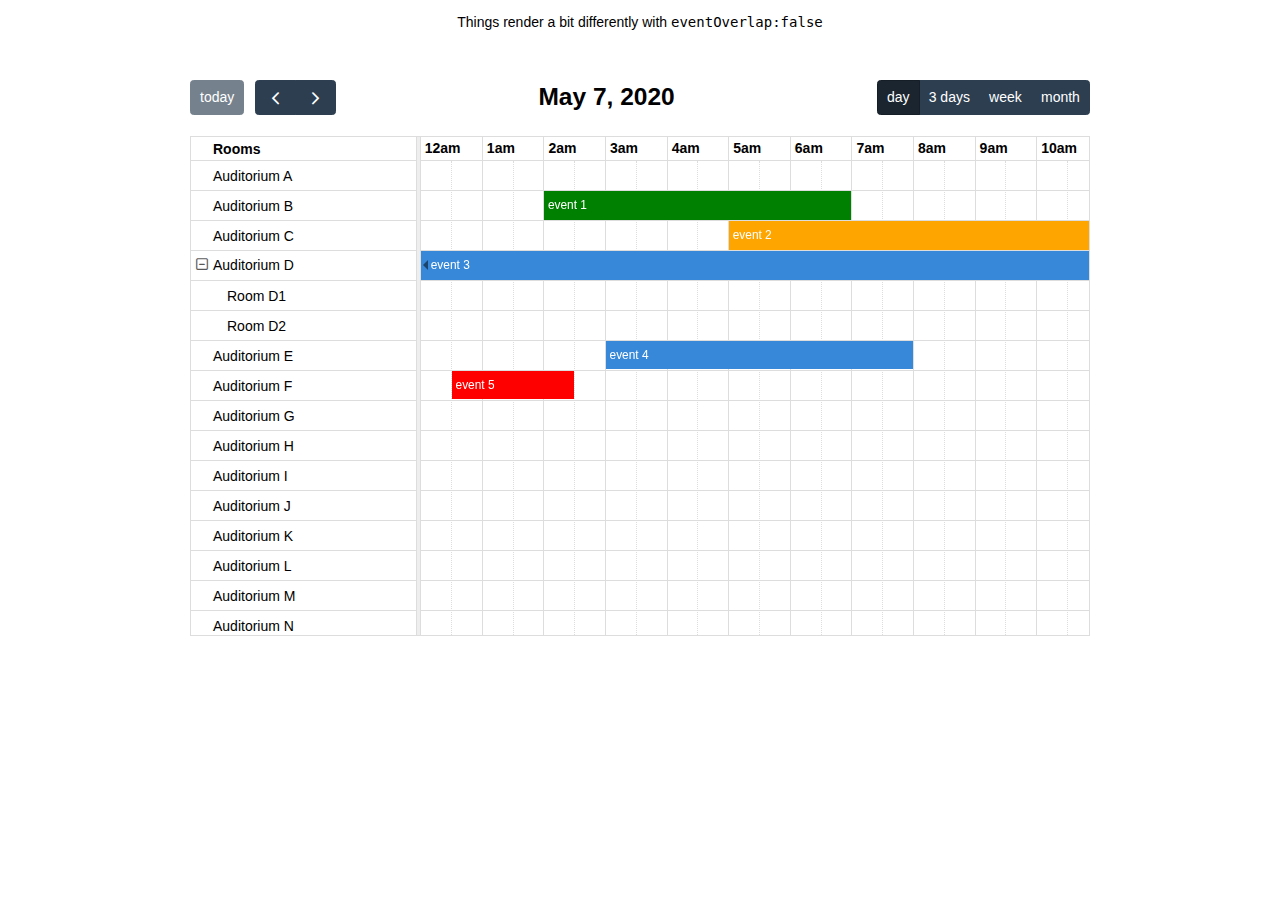
<file: fullcalendar/examples/timeline-no-overlap.html>
<!DOCTYPE html>
<html>
<head>
<meta charset='utf-8' />
<link href='../packages/core/main.css' rel='stylesheet' />
<link href='../packages/daygrid/main.css' rel='stylesheet' />
<link href='../packages/timegrid/main.css' rel='stylesheet' />
<link href='../packages-premium/timeline/main.css' rel='stylesheet' />
<link href='../packages-premium/resource-timeline/main.css' rel='stylesheet' />
<script src='../packages/core/main.js'></script>
<script src='../packages/interaction/main.js'></script>
<script src='../packages/daygrid/main.js'></script>
<script src='../packages/timegrid/main.js'></script>
<script src='../packages-premium/timeline/main.js'></script>
<script src='../packages-premium/resource-common/main.js'></script>
<script src='../packages-premium/resource-timeline/main.js'></script>
<script>

  document.addEventListener('DOMContentLoaded', function() {
    var calendarEl = document.getElementById('calendar');

    var calendar = new FullCalendar.Calendar(calendarEl, {
      plugins: [ 'interaction', 'dayGrid', 'timeGrid', 'resourceTimeline' ],
      now: '2020-05-07',
      editable: true,
      aspectRatio: 1.8,
      scrollTime: '00:00',
      header: {
        left: 'today prev,next',
        center: 'title',
        right: 'resourceTimelineDay,resourceTimelineThreeDays,timeGridWeek,dayGridMonth'
      },
      defaultView: 'resourceTimelineDay',
      views: {
        resourceTimelineThreeDays: {
          type: 'resourceTimeline',
          duration: { days: 3 },
          buttonText: '3 days'
        }
      },
      eventOverlap: false, // will cause the event to take up entire resource height
      resourceAreaWidth: '25%',
      resourceLabelText: 'Rooms',
      resources: [
        { id: 'a', title: 'Auditorium A' },
        { id: 'b', title: 'Auditorium B', eventColor: 'green' },
        { id: 'c', title: 'Auditorium C', eventColor: 'orange' },
        { id: 'd', title: 'Auditorium D', children: [
          { id: 'd1', title: 'Room D1' },
          { id: 'd2', title: 'Room D2' }
        ] },
        { id: 'e', title: 'Auditorium E' },
        { id: 'f', title: 'Auditorium F', eventColor: 'red' },
        { id: 'g', title: 'Auditorium G' },
        { id: 'h', title: 'Auditorium H' },
        { id: 'i', title: 'Auditorium I' },
        { id: 'j', title: 'Auditorium J' },
        { id: 'k', title: 'Auditorium K' },
        { id: 'l', title: 'Auditorium L' },
        { id: 'm', title: 'Auditorium M' },
        { id: 'n', title: 'Auditorium N' },
        { id: 'o', title: 'Auditorium O' },
        { id: 'p', title: 'Auditorium P' },
        { id: 'q', title: 'Auditorium Q' },
        { id: 'r', title: 'Auditorium R' },
        { id: 's', title: 'Auditorium S' },
        { id: 't', title: 'Auditorium T' },
        { id: 'u', title: 'Auditorium U' },
        { id: 'v', title: 'Auditorium V' },
        { id: 'w', title: 'Auditorium W' },
        { id: 'x', title: 'Auditorium X' },
        { id: 'y', title: 'Auditorium Y' },
        { id: 'z', title: 'Auditorium Z' }
      ],
      events: [
        { id: '1', resourceId: 'b', start: '2020-05-07T02:00:00', end: '2020-05-07T07:00:00', title: 'event 1' },
        { id: '2', resourceId: 'c', start: '2020-05-07T05:00:00', end: '2020-05-07T22:00:00', title: 'event 2' },
        { id: '3', resourceId: 'd', start: '2020-05-06', end: '2020-05-08', title: 'event 3' },
        { id: '4', resourceId: 'e', start: '2020-05-07T03:00:00', end: '2020-05-07T08:00:00', title: 'event 4' },
        { id: '5', resourceId: 'f', start: '2020-05-07T00:30:00', end: '2020-05-07T02:30:00', title: 'event 5' }
      ]
    });

    calendar.render();
  });

</script>
<style>

  body {
    margin: 0;
    padding: 0;
    font-family: Arial, Helvetica Neue, Helvetica, sans-serif;
    font-size: 14px;
  }

  p {
    text-align: center;
  }

  #calendar {
    max-width: 900px;
    margin: 50px auto;
  }

</style>
</head>
<body>

  <p>
    Things render a bit differently with <code>eventOverlap:false</code>
  </p>

  <div id='calendar'></div>

</body>
</html>
</file>
<file: fullcalendar/packages/core/main.css>
@charset "UTF-8";
.fc {
  direction: ltr;
  text-align: left;
}

.fc-rtl {
  text-align: right;
}

body .fc {
  /* extra precedence to overcome jqui */
  font-size: 1em;
}

/* Colors
--------------------------------------------------------------------------------------------------*/
.fc-highlight {
  /* when user is selecting cells */
  background: #bce8f1;
  opacity: 0.3;
}

.fc-bgevent {
  /* default look for background events */
  background: #8fdf82;
  opacity: 0.3;
}

.fc-nonbusiness {
  /* default look for non-business-hours areas */
  /* will inherit .fc-bgevent's styles */
  background: #d7d7d7;
}

/* Popover
--------------------------------------------------------------------------------------------------*/
.fc-popover {
  position: absolute;
  box-shadow: 0 2px 6px rgba(0, 0, 0, 0.15);
}

.fc-popover .fc-header {
  /* TODO: be more consistent with fc-head/fc-body */
  display: flex;
  flex-direction: row;
  justify-content: space-between;
  align-items: center;
  padding: 2px 4px;
}

.fc-rtl .fc-popover .fc-header {
  flex-direction: row-reverse;
}

.fc-popover .fc-header .fc-title {
  margin: 0 2px;
}

.fc-popover .fc-header .fc-close {
  cursor: pointer;
  opacity: 0.65;
  font-size: 1.1em;
}

/* Misc Reusable Components
--------------------------------------------------------------------------------------------------*/
.fc-divider {
  border-style: solid;
  border-width: 1px;
}

hr.fc-divider {
  height: 0;
  margin: 0;
  padding: 0 0 2px;
  /* height is unreliable across browsers, so use padding */
  border-width: 1px 0;
}

.fc-bg,
.fc-bgevent-skeleton,
.fc-highlight-skeleton,
.fc-mirror-skeleton {
  /* these element should always cling to top-left/right corners */
  position: absolute;
  top: 0;
  left: 0;
  right: 0;
}

.fc-bg {
  bottom: 0;
  /* strech bg to bottom edge */
}

.fc-bg table {
  height: 100%;
  /* strech bg to bottom edge */
}

/* Tables
--------------------------------------------------------------------------------------------------*/
.fc table {
  width: 100%;
  box-sizing: border-box;
  /* fix scrollbar issue in firefox */
  table-layout: fixed;
  border-collapse: collapse;
  border-spacing: 0;
  font-size: 1em;
  /* normalize cross-browser */
}

.fc th {
  text-align: center;
}

.fc th,
.fc td {
  border-style: solid;
  border-width: 1px;
  padding: 0;
  vertical-align: top;
}

.fc td.fc-today {
  border-style: double;
  /* overcome neighboring borders */
}

/* Internal Nav Links
--------------------------------------------------------------------------------------------------*/
a[data-goto] {
  cursor: pointer;
}

a[data-goto]:hover {
  text-decoration: underline;
}

/* Fake Table Rows
--------------------------------------------------------------------------------------------------*/
.fc .fc-row {
  /* extra precedence to overcome themes forcing a 1px border */
  /* no visible border by default. but make available if need be (scrollbar width compensation) */
  border-style: solid;
  border-width: 0;
}

.fc-row table {
  /* don't put left/right border on anything within a fake row.
     the outer tbody will worry about this */
  border-left: 0 hidden transparent;
  border-right: 0 hidden transparent;
  /* no bottom borders on rows */
  border-bottom: 0 hidden transparent;
}

.fc-row:first-child table {
  border-top: 0 hidden transparent;
  /* no top border on first row */
}

/* Day Row (used within the header and the DayGrid)
--------------------------------------------------------------------------------------------------*/
.fc-row {
  position: relative;
}

.fc-row .fc-bg {
  z-index: 1;
}

/* highlighting cells & background event skeleton */
.fc-row .fc-bgevent-skeleton,
.fc-row .fc-highlight-skeleton {
  bottom: 0;
  /* stretch skeleton to bottom of row */
}

.fc-row .fc-bgevent-skeleton table,
.fc-row .fc-highlight-skeleton table {
  height: 100%;
  /* stretch skeleton to bottom of row */
}

.fc-row .fc-highlight-skeleton td,
.fc-row .fc-bgevent-skeleton td {
  border-color: transparent;
}

.fc-row .fc-bgevent-skeleton {
  z-index: 2;
}

.fc-row .fc-highlight-skeleton {
  z-index: 3;
}

/*
row content (which contains day/week numbers and events) as well as "mirror" (which contains
temporary rendered events).
*/
.fc-row .fc-content-skeleton {
  position: relative;
  z-index: 4;
  padding-bottom: 2px;
  /* matches the space above the events */
}

.fc-row .fc-mirror-skeleton {
  z-index: 5;
}

.fc .fc-row .fc-content-skeleton table,
.fc .fc-row .fc-content-skeleton td,
.fc .fc-row .fc-mirror-skeleton td {
  /* see-through to the background below */
  /* extra precedence to prevent theme-provided backgrounds */
  background: none;
  /* in case <td>s are globally styled */
  border-color: transparent;
}

.fc-row .fc-content-skeleton td,
.fc-row .fc-mirror-skeleton td {
  /* don't put a border between events and/or the day number */
  border-bottom: 0;
}

.fc-row .fc-content-skeleton tbody td,
.fc-row .fc-mirror-skeleton tbody td {
  /* don't put a border between event cells */
  border-top: 0;
}

/* Scrolling Container
--------------------------------------------------------------------------------------------------*/
.fc-scroller {
  -webkit-overflow-scrolling: touch;
}

/* TODO: move to timegrid/daygrid */
.fc-scroller > .fc-day-grid,
.fc-scroller > .fc-time-grid {
  position: relative;
  /* re-scope all positions */
  width: 100%;
  /* hack to force re-sizing this inner element when scrollbars appear/disappear */
}

/* Global Event Styles
--------------------------------------------------------------------------------------------------*/
.fc-event {
  position: relative;
  /* for resize handle and other inner positioning */
  display: block;
  /* make the <a> tag block */
  font-size: 0.85em;
  line-height: 1.4;
  border: 1px solid #3788d8;
}

.fc-event,
.fc-event-dot {
  background-color: #3788d8;
  /* default BACKGROUND color */
}

.fc-event,
.fc-event:hover {
  color: #fff;
  /* default TEXT color */
  text-decoration: none;
  /* if <a> has an href */
}

.fc-event[href],
.fc-event.fc-draggable {
  cursor: pointer;
  /* give events with links and draggable events a hand mouse pointer */
}

.fc-not-allowed,
.fc-not-allowed .fc-event {
  /* to override an event's custom cursor */
  cursor: not-allowed;
}

.fc-event .fc-content {
  position: relative;
  z-index: 2;
}

/* resizer (cursor AND touch devices) */
.fc-event .fc-resizer {
  position: absolute;
  z-index: 4;
}

/* resizer (touch devices) */
.fc-event .fc-resizer {
  display: none;
}

.fc-event.fc-allow-mouse-resize .fc-resizer,
.fc-event.fc-selected .fc-resizer {
  /* only show when hovering or selected (with touch) */
  display: block;
}

/* hit area */
.fc-event.fc-selected .fc-resizer:before {
  /* 40x40 touch area */
  content: "";
  position: absolute;
  z-index: 9999;
  /* user of this util can scope within a lower z-index */
  top: 50%;
  left: 50%;
  width: 40px;
  height: 40px;
  margin-left: -20px;
  margin-top: -20px;
}

/* Event Selection (only for touch devices)
--------------------------------------------------------------------------------------------------*/
.fc-event.fc-selected {
  z-index: 9999 !important;
  /* overcomes inline z-index */
  box-shadow: 0 2px 5px rgba(0, 0, 0, 0.2);
}

.fc-event.fc-selected:after {
  content: "";
  position: absolute;
  z-index: 1;
  /* same z-index as fc-bg, behind text */
  /* overcome the borders */
  top: -1px;
  right: -1px;
  bottom: -1px;
  left: -1px;
  /* darkening effect */
  background: #000;
  opacity: 0.25;
}

/* Event Dragging
--------------------------------------------------------------------------------------------------*/
.fc-event.fc-dragging.fc-selected {
  box-shadow: 0 2px 7px rgba(0, 0, 0, 0.3);
}

.fc-event.fc-dragging:not(.fc-selected) {
  opacity: 0.75;
}

/* Horizontal Events
--------------------------------------------------------------------------------------------------*/
/* bigger touch area when selected */
.fc-h-event.fc-selected:before {
  content: "";
  position: absolute;
  z-index: 3;
  /* below resizers */
  top: -10px;
  bottom: -10px;
  left: 0;
  right: 0;
}

/* events that are continuing to/from another week. kill rounded corners and butt up against edge */
.fc-ltr .fc-h-event.fc-not-start,
.fc-rtl .fc-h-event.fc-not-end {
  margin-left: 0;
  border-left-width: 0;
  padding-left: 1px;
  /* replace the border with padding */
  border-top-left-radius: 0;
  border-bottom-left-radius: 0;
}

.fc-ltr .fc-h-event.fc-not-end,
.fc-rtl .fc-h-event.fc-not-start {
  margin-right: 0;
  border-right-width: 0;
  padding-right: 1px;
  /* replace the border with padding */
  border-top-right-radius: 0;
  border-bottom-right-radius: 0;
}

/* resizer (cursor AND touch devices) */
/* left resizer  */
.fc-ltr .fc-h-event .fc-start-resizer,
.fc-rtl .fc-h-event .fc-end-resizer {
  cursor: w-resize;
  left: -1px;
  /* overcome border */
}

/* right resizer */
.fc-ltr .fc-h-event .fc-end-resizer,
.fc-rtl .fc-h-event .fc-start-resizer {
  cursor: e-resize;
  right: -1px;
  /* overcome border */
}

/* resizer (mouse devices) */
.fc-h-event.fc-allow-mouse-resize .fc-resizer {
  width: 7px;
  top: -1px;
  /* overcome top border */
  bottom: -1px;
  /* overcome bottom border */
}

/* resizer (touch devices) */
.fc-h-event.fc-selected .fc-resizer {
  /* 8x8 little dot */
  border-radius: 4px;
  border-width: 1px;
  width: 6px;
  height: 6px;
  border-style: solid;
  border-color: inherit;
  background: #fff;
  /* vertically center */
  top: 50%;
  margin-top: -4px;
}

/* left resizer  */
.fc-ltr .fc-h-event.fc-selected .fc-start-resizer,
.fc-rtl .fc-h-event.fc-selected .fc-end-resizer {
  margin-left: -4px;
  /* centers the 8x8 dot on the left edge */
}

/* right resizer */
.fc-ltr .fc-h-event.fc-selected .fc-end-resizer,
.fc-rtl .fc-h-event.fc-selected .fc-start-resizer {
  margin-right: -4px;
  /* centers the 8x8 dot on the right edge */
}

/* DayGrid events
----------------------------------------------------------------------------------------------------
We use the full "fc-day-grid-event" class instead of using descendants because the event won't
be a descendant of the grid when it is being dragged.
*/
.fc-day-grid-event {
  margin: 1px 2px 0;
  /* spacing between events and edges */
  padding: 0 1px;
}

tr:first-child > td > .fc-day-grid-event {
  margin-top: 2px;
  /* a little bit more space before the first event */
}

.fc-mirror-skeleton tr:first-child > td > .fc-day-grid-event {
  margin-top: 0;
  /* except for mirror skeleton */
}

.fc-day-grid-event .fc-content {
  /* force events to be one-line tall */
  white-space: nowrap;
  overflow: hidden;
}

.fc-day-grid-event .fc-time {
  font-weight: bold;
}

/* resizer (cursor devices) */
/* left resizer  */
.fc-ltr .fc-day-grid-event.fc-allow-mouse-resize .fc-start-resizer,
.fc-rtl .fc-day-grid-event.fc-allow-mouse-resize .fc-end-resizer {
  margin-left: -2px;
  /* to the day cell's edge */
}

/* right resizer */
.fc-ltr .fc-day-grid-event.fc-allow-mouse-resize .fc-end-resizer,
.fc-rtl .fc-day-grid-event.fc-allow-mouse-resize .fc-start-resizer {
  margin-right: -2px;
  /* to the day cell's edge */
}

/* Event Limiting
--------------------------------------------------------------------------------------------------*/
/* "more" link that represents hidden events */
a.fc-more {
  margin: 1px 3px;
  font-size: 0.85em;
  cursor: pointer;
  text-decoration: none;
}

a.fc-more:hover {
  text-decoration: underline;
}

.fc-limited {
  /* rows and cells that are hidden because of a "more" link */
  display: none;
}

/* popover that appears when "more" link is clicked */
.fc-day-grid .fc-row {
  z-index: 1;
  /* make the "more" popover one higher than this */
}

.fc-more-popover {
  z-index: 2;
  width: 220px;
}

.fc-more-popover .fc-event-container {
  padding: 10px;
}

/* Now Indicator
--------------------------------------------------------------------------------------------------*/
.fc-now-indicator {
  position: absolute;
  border: 0 solid red;
}

/* Utilities
--------------------------------------------------------------------------------------------------*/
.fc-unselectable {
  -webkit-user-select: none;
  -khtml-user-select: none;
  -moz-user-select: none;
  -ms-user-select: none;
  user-select: none;
  -webkit-touch-callout: none;
  -webkit-tap-highlight-color: rgba(0, 0, 0, 0);
}

/*
TODO: more distinction between this file and common.css
*/
/* Colors
--------------------------------------------------------------------------------------------------*/
.fc-unthemed th,
.fc-unthemed td,
.fc-unthemed thead,
.fc-unthemed tbody,
.fc-unthemed .fc-divider,
.fc-unthemed .fc-row,
.fc-unthemed .fc-content,
.fc-unthemed .fc-popover,
.fc-unthemed .fc-list-view,
.fc-unthemed .fc-list-heading td {
  border-color: #ddd;
}

.fc-unthemed .fc-popover {
  background-color: #fff;
}

.fc-unthemed .fc-divider,
.fc-unthemed .fc-popover .fc-header,
.fc-unthemed .fc-list-heading td {
  background: #eee;
}

.fc-unthemed td.fc-today {
  background: #fcf8e3;
}

.fc-unthemed .fc-disabled-day {
  background: #d7d7d7;
  opacity: 0.3;
}

/* Icons
--------------------------------------------------------------------------------------------------
from https://feathericons.com/ and built with IcoMoon
*/
@font-face {
  font-family: "fcicons";
  src: url("[data-uri]") format("truetype");
  font-weight: normal;
  font-style: normal;
}
.fc-icon {
  /* use !important to prevent issues with browser extensions that change fonts */
  font-family: "fcicons" !important;
  speak: none;
  font-style: normal;
  font-weight: normal;
  font-variant: normal;
  text-transform: none;
  line-height: 1;
  /* Better Font Rendering =========== */
  -webkit-font-smoothing: antialiased;
  -moz-osx-font-smoothing: grayscale;
}

.fc-icon-chevron-left:before {
  content: "";
}

.fc-icon-chevron-right:before {
  content: "";
}

.fc-icon-chevrons-left:before {
  content: "";
}

.fc-icon-chevrons-right:before {
  content: "";
}

.fc-icon-minus-square:before {
  content: "";
}

.fc-icon-plus-square:before {
  content: "";
}

.fc-icon-x:before {
  content: "";
}

.fc-icon {
  display: inline-block;
  width: 1em;
  height: 1em;
  text-align: center;
}

/* Buttons
--------------------------------------------------------------------------------------------------
Lots taken from Flatly (MIT): https://bootswatch.com/4/flatly/bootstrap.css
*/
/* reset */
.fc-button {
  border-radius: 0;
  overflow: visible;
  text-transform: none;
  margin: 0;
  font-family: inherit;
  font-size: inherit;
  line-height: inherit;
}

.fc-button:focus {
  outline: 1px dotted;
  outline: 5px auto -webkit-focus-ring-color;
}

.fc-button {
  -webkit-appearance: button;
}

.fc-button:not(:disabled) {
  cursor: pointer;
}

.fc-button::-moz-focus-inner {
  padding: 0;
  border-style: none;
}

/* theme */
.fc-button {
  display: inline-block;
  font-weight: 400;
  color: #212529;
  text-align: center;
  vertical-align: middle;
  -webkit-user-select: none;
  -moz-user-select: none;
  -ms-user-select: none;
  user-select: none;
  background-color: transparent;
  border: 1px solid transparent;
  padding: 0.4em 0.65em;
  font-size: 1em;
  line-height: 1.5;
  border-radius: 0.25em;
}

.fc-button:hover {
  color: #212529;
  text-decoration: none;
}

.fc-button:focus {
  outline: 0;
  -webkit-box-shadow: 0 0 0 0.2rem rgba(44, 62, 80, 0.25);
  box-shadow: 0 0 0 0.2rem rgba(44, 62, 80, 0.25);
}

.fc-button:disabled {
  opacity: 0.65;
}

/* "primary" coloring */
.fc-button-primary {
  color: #fff;
  background-color: #2C3E50;
  border-color: #2C3E50;
}

.fc-button-primary:hover {
  color: #fff;
  background-color: #1e2b37;
  border-color: #1a252f;
}

.fc-button-primary:focus {
  -webkit-box-shadow: 0 0 0 0.2rem rgba(76, 91, 106, 0.5);
  box-shadow: 0 0 0 0.2rem rgba(76, 91, 106, 0.5);
}

.fc-button-primary:disabled {
  color: #fff;
  background-color: #2C3E50;
  border-color: #2C3E50;
}

.fc-button-primary:not(:disabled):active,
.fc-button-primary:not(:disabled).fc-button-active {
  color: #fff;
  background-color: #1a252f;
  border-color: #151e27;
}

.fc-button-primary:not(:disabled):active:focus,
.fc-button-primary:not(:disabled).fc-button-active:focus {
  -webkit-box-shadow: 0 0 0 0.2rem rgba(76, 91, 106, 0.5);
  box-shadow: 0 0 0 0.2rem rgba(76, 91, 106, 0.5);
}

/* icons within buttons */
.fc-button .fc-icon {
  vertical-align: middle;
  font-size: 1.5em;
}

/* Buttons Groups
--------------------------------------------------------------------------------------------------*/
.fc-button-group {
  position: relative;
  display: -webkit-inline-box;
  display: -ms-inline-flexbox;
  display: inline-flex;
  vertical-align: middle;
}

.fc-button-group > .fc-button {
  position: relative;
  -webkit-box-flex: 1;
  -ms-flex: 1 1 auto;
  flex: 1 1 auto;
}

.fc-button-group > .fc-button:hover {
  z-index: 1;
}

.fc-button-group > .fc-button:focus,
.fc-button-group > .fc-button:active,
.fc-button-group > .fc-button.fc-button-active {
  z-index: 1;
}

.fc-button-group > .fc-button:not(:first-child) {
  margin-left: -1px;
}

.fc-button-group > .fc-button:not(:last-child) {
  border-top-right-radius: 0;
  border-bottom-right-radius: 0;
}

.fc-button-group > .fc-button:not(:first-child) {
  border-top-left-radius: 0;
  border-bottom-left-radius: 0;
}

/* Popover
--------------------------------------------------------------------------------------------------*/
.fc-unthemed .fc-popover {
  border-width: 1px;
  border-style: solid;
}

/* List View
--------------------------------------------------------------------------------------------------*/
.fc-unthemed .fc-list-item:hover td {
  background-color: #f5f5f5;
}

/* Toolbar
--------------------------------------------------------------------------------------------------*/
.fc-toolbar {
  display: flex;
  justify-content: space-between;
  align-items: center;
}

.fc-toolbar.fc-header-toolbar {
  margin-bottom: 1.5em;
}

.fc-toolbar.fc-footer-toolbar {
  margin-top: 1.5em;
}

/* inner content */
.fc-toolbar > * > :not(:first-child) {
  margin-left: 0.75em;
}

.fc-toolbar h2 {
  font-size: 1.75em;
  margin: 0;
}

/* View Structure
--------------------------------------------------------------------------------------------------*/
.fc-view-container {
  position: relative;
}

/* undo twitter bootstrap's box-sizing rules. normalizes positioning techniques */
/* don't do this for the toolbar because we'll want bootstrap to style those buttons as some pt */
.fc-view-container *,
.fc-view-container *:before,
.fc-view-container *:after {
  -webkit-box-sizing: content-box;
  -moz-box-sizing: content-box;
  box-sizing: content-box;
}

.fc-view,
.fc-view > table {
  /* so dragged elements can be above the view's main element */
  position: relative;
  z-index: 1;
}

@media print {
  .fc {
    max-width: 100% !important;
  }

  /* Global Event Restyling
  --------------------------------------------------------------------------------------------------*/
  .fc-event {
    background: #fff !important;
    color: #000 !important;
    page-break-inside: avoid;
  }

  .fc-event .fc-resizer {
    display: none;
  }

  /* Table & Day-Row Restyling
  --------------------------------------------------------------------------------------------------*/
  .fc th,
.fc td,
.fc hr,
.fc thead,
.fc tbody,
.fc-row {
    border-color: #ccc !important;
    background: #fff !important;
  }

  /* kill the overlaid, absolutely-positioned components */
  /* common... */
  .fc-bg,
.fc-bgevent-skeleton,
.fc-highlight-skeleton,
.fc-mirror-skeleton,
.fc-bgevent-container,
.fc-business-container,
.fc-highlight-container,
.fc-mirror-container {
    display: none;
  }

  /* don't force a min-height on rows (for DayGrid) */
  .fc tbody .fc-row {
    height: auto !important;
    /* undo height that JS set in distributeHeight */
    min-height: 0 !important;
    /* undo the min-height from each view's specific stylesheet */
  }

  .fc tbody .fc-row .fc-content-skeleton {
    position: static;
    /* undo .fc-rigid */
    padding-bottom: 0 !important;
    /* use a more border-friendly method for this... */
  }

  .fc tbody .fc-row .fc-content-skeleton tbody tr:last-child td {
    /* only works in newer browsers */
    padding-bottom: 1em;
    /* ...gives space within the skeleton. also ensures min height in a way */
  }

  .fc tbody .fc-row .fc-content-skeleton table {
    /* provides a min-height for the row, but only effective for IE, which exaggerates this value,
       making it look more like 3em. for other browers, it will already be this tall */
    height: 1em;
  }

  /* Undo month-view event limiting. Display all events and hide the "more" links
  --------------------------------------------------------------------------------------------------*/
  .fc-more-cell,
.fc-more {
    display: none !important;
  }

  .fc tr.fc-limited {
    display: table-row !important;
  }

  .fc td.fc-limited {
    display: table-cell !important;
  }

  .fc-popover {
    display: none;
    /* never display the "more.." popover in print mode */
  }

  /* TimeGrid Restyling
  --------------------------------------------------------------------------------------------------*/
  /* undo the min-height 100% trick used to fill the container's height */
  .fc-time-grid {
    min-height: 0 !important;
  }

  /* don't display the side axis at all ("all-day" and time cells) */
  .fc-timeGrid-view .fc-axis {
    display: none;
  }

  /* don't display the horizontal lines */
  .fc-slats,
.fc-time-grid hr {
    /* this hr is used when height is underused and needs to be filled */
    display: none !important;
    /* important overrides inline declaration */
  }

  /* let the container that holds the events be naturally positioned and create real height */
  .fc-time-grid .fc-content-skeleton {
    position: static;
  }

  /* in case there are no events, we still want some height */
  .fc-time-grid .fc-content-skeleton table {
    height: 4em;
  }

  /* kill the horizontal spacing made by the event container. event margins will be done below */
  .fc-time-grid .fc-event-container {
    margin: 0 !important;
  }

  /* TimeGrid *Event* Restyling
  --------------------------------------------------------------------------------------------------*/
  /* naturally position events, vertically stacking them */
  .fc-time-grid .fc-event {
    position: static !important;
    margin: 3px 2px !important;
  }

  /* for events that continue to a future day, give the bottom border back */
  .fc-time-grid .fc-event.fc-not-end {
    border-bottom-width: 1px !important;
  }

  /* indicate the event continues via "..." text */
  .fc-time-grid .fc-event.fc-not-end:after {
    content: "...";
  }

  /* for events that are continuations from previous days, give the top border back */
  .fc-time-grid .fc-event.fc-not-start {
    border-top-width: 1px !important;
  }

  /* indicate the event is a continuation via "..." text */
  .fc-time-grid .fc-event.fc-not-start:before {
    content: "...";
  }

  /* time */
  /* undo a previous declaration and let the time text span to a second line */
  .fc-time-grid .fc-event .fc-time {
    white-space: normal !important;
  }

  /* hide the the time that is normally displayed... */
  .fc-time-grid .fc-event .fc-time span {
    display: none;
  }

  /* ...replace it with a more verbose version (includes AM/PM) stored in an html attribute */
  .fc-time-grid .fc-event .fc-time:after {
    content: attr(data-full);
  }

  /* Vertical Scroller & Containers
  --------------------------------------------------------------------------------------------------*/
  /* kill the scrollbars and allow natural height */
  .fc-scroller,
.fc-day-grid-container,
.fc-time-grid-container {
    /* */
    overflow: visible !important;
    height: auto !important;
  }

  /* kill the horizontal border/padding used to compensate for scrollbars */
  .fc-row {
    border: 0 !important;
    margin: 0 !important;
  }

  /* Button Controls
  --------------------------------------------------------------------------------------------------*/
  .fc-button-group,
.fc button {
    display: none;
    /* don't display any button-related controls */
  }
}
</file>
<file: fullcalendar/packages/daygrid/main.css>
/* DayGridView
--------------------------------------------------------------------------------------------------*/
/* day row structure */
.fc-dayGridWeek-view .fc-content-skeleton,
.fc-dayGridDay-view .fc-content-skeleton {
  /* there may be week numbers in these views, so no padding-top */
  padding-bottom: 1em;
  /* ensure a space at bottom of cell for user selecting/clicking */
}

.fc-dayGrid-view .fc-body .fc-row {
  min-height: 4em;
  /* ensure that all rows are at least this tall */
}

/* a "rigid" row will take up a constant amount of height because content-skeleton is absolute */
.fc-row.fc-rigid {
  overflow: hidden;
}

.fc-row.fc-rigid .fc-content-skeleton {
  position: absolute;
  top: 0;
  left: 0;
  right: 0;
}

/* week and day number styling */
.fc-day-top.fc-other-month {
  opacity: 0.3;
}

.fc-dayGrid-view .fc-week-number,
.fc-dayGrid-view .fc-day-number {
  padding: 2px;
}

.fc-dayGrid-view th.fc-week-number,
.fc-dayGrid-view th.fc-day-number {
  padding: 0 2px;
  /* column headers can't have as much v space */
}

.fc-ltr .fc-dayGrid-view .fc-day-top .fc-day-number {
  float: right;
}

.fc-rtl .fc-dayGrid-view .fc-day-top .fc-day-number {
  float: left;
}

.fc-ltr .fc-dayGrid-view .fc-day-top .fc-week-number {
  float: left;
  border-radius: 0 0 3px 0;
}

.fc-rtl .fc-dayGrid-view .fc-day-top .fc-week-number {
  float: right;
  border-radius: 0 0 0 3px;
}

.fc-dayGrid-view .fc-day-top .fc-week-number {
  min-width: 1.5em;
  text-align: center;
  background-color: #f2f2f2;
  color: #808080;
}

/* when week/day number have own column */
.fc-dayGrid-view td.fc-week-number {
  text-align: center;
}

.fc-dayGrid-view td.fc-week-number > * {
  /* work around the way we do column resizing and ensure a minimum width */
  display: inline-block;
  min-width: 1.25em;
}
</file>
<file: fullcalendar/packages/timegrid/main.css>
@charset "UTF-8";
/* TimeGridView all-day area
--------------------------------------------------------------------------------------------------*/
.fc-timeGrid-view .fc-day-grid {
  position: relative;
  z-index: 2;
  /* so the "more.." popover will be over the time grid */
}

.fc-timeGrid-view .fc-day-grid .fc-row {
  min-height: 3em;
  /* all-day section will never get shorter than this */
}

.fc-timeGrid-view .fc-day-grid .fc-row .fc-content-skeleton {
  padding-bottom: 1em;
  /* give space underneath events for clicking/selecting days */
}

/* TimeGrid axis running down the side (for both the all-day area and the slot area)
--------------------------------------------------------------------------------------------------*/
.fc .fc-axis {
  /* .fc to overcome default cell styles */
  vertical-align: middle;
  padding: 0 4px;
  white-space: nowrap;
}

.fc-ltr .fc-axis {
  text-align: right;
}

.fc-rtl .fc-axis {
  text-align: left;
}

/* TimeGrid Structure
--------------------------------------------------------------------------------------------------*/
.fc-time-grid-container,
.fc-time-grid {
  /* so slats/bg/content/etc positions get scoped within here */
  position: relative;
  z-index: 1;
}

.fc-time-grid {
  min-height: 100%;
  /* so if height setting is 'auto', .fc-bg stretches to fill height */
}

.fc-time-grid table {
  /* don't put outer borders on slats/bg/content/etc */
  border: 0 hidden transparent;
}

.fc-time-grid > .fc-bg {
  z-index: 1;
}

.fc-time-grid .fc-slats,
.fc-time-grid > hr {
  /* the <hr> TimeGridView injects when grid is shorter than scroller */
  position: relative;
  z-index: 2;
}

.fc-time-grid .fc-content-col {
  position: relative;
  /* because now-indicator lives directly inside */
}

.fc-time-grid .fc-content-skeleton {
  position: absolute;
  z-index: 3;
  top: 0;
  left: 0;
  right: 0;
}

/* divs within a cell within the fc-content-skeleton */
.fc-time-grid .fc-business-container {
  position: relative;
  z-index: 1;
}

.fc-time-grid .fc-bgevent-container {
  position: relative;
  z-index: 2;
}

.fc-time-grid .fc-highlight-container {
  position: relative;
  z-index: 3;
}

.fc-time-grid .fc-event-container {
  position: relative;
  z-index: 4;
}

.fc-time-grid .fc-now-indicator-line {
  z-index: 5;
}

.fc-time-grid .fc-mirror-container {
  /* also is fc-event-container */
  position: relative;
  z-index: 6;
}

/* TimeGrid Slats (lines that run horizontally)
--------------------------------------------------------------------------------------------------*/
.fc-time-grid .fc-slats td {
  height: 1.5em;
  border-bottom: 0;
  /* each cell is responsible for its top border */
}

.fc-time-grid .fc-slats .fc-minor td {
  border-top-style: dotted;
}

/* TimeGrid Highlighting Slots
--------------------------------------------------------------------------------------------------*/
.fc-time-grid .fc-highlight-container {
  /* a div within a cell within the fc-highlight-skeleton */
  position: relative;
  /* scopes the left/right of the fc-highlight to be in the column */
}

.fc-time-grid .fc-highlight {
  position: absolute;
  left: 0;
  right: 0;
  /* top and bottom will be in by JS */
}

/* TimeGrid Event Containment
--------------------------------------------------------------------------------------------------*/
.fc-ltr .fc-time-grid .fc-event-container {
  /* space on the sides of events for LTR (default) */
  margin: 0 2.5% 0 2px;
}

.fc-rtl .fc-time-grid .fc-event-container {
  /* space on the sides of events for RTL */
  margin: 0 2px 0 2.5%;
}

.fc-time-grid .fc-event,
.fc-time-grid .fc-bgevent {
  position: absolute;
  z-index: 1;
  /* scope inner z-index's */
}

.fc-time-grid .fc-bgevent {
  /* background events always span full width */
  left: 0;
  right: 0;
}

/* TimeGrid Event Styling
----------------------------------------------------------------------------------------------------
We use the full "fc-time-grid-event" class instead of using descendants because the event won't
be a descendant of the grid when it is being dragged.
*/
.fc-time-grid-event {
  margin-bottom: 1px;
}

.fc-time-grid-event-inset {
  -webkit-box-shadow: 0px 0px 0px 1px #fff;
  box-shadow: 0px 0px 0px 1px #fff;
}

.fc-time-grid-event.fc-not-start {
  /* events that are continuing from another day */
  /* replace space made by the top border with padding */
  border-top-width: 0;
  padding-top: 1px;
  /* remove top rounded corners */
  border-top-left-radius: 0;
  border-top-right-radius: 0;
}

.fc-time-grid-event.fc-not-end {
  /* replace space made by the top border with padding */
  border-bottom-width: 0;
  padding-bottom: 1px;
  /* remove bottom rounded corners */
  border-bottom-left-radius: 0;
  border-bottom-right-radius: 0;
}

.fc-time-grid-event .fc-content {
  overflow: hidden;
  max-height: 100%;
}

.fc-time-grid-event .fc-time,
.fc-time-grid-event .fc-title {
  padding: 0 1px;
}

.fc-time-grid-event .fc-time {
  font-size: 0.85em;
  white-space: nowrap;
}

/* short mode, where time and title are on the same line */
.fc-time-grid-event.fc-short .fc-content {
  /* don't wrap to second line (now that contents will be inline) */
  white-space: nowrap;
}

.fc-time-grid-event.fc-short .fc-time,
.fc-time-grid-event.fc-short .fc-title {
  /* put the time and title on the same line */
  display: inline-block;
  vertical-align: top;
}

.fc-time-grid-event.fc-short .fc-time span {
  display: none;
  /* don't display the full time text... */
}

.fc-time-grid-event.fc-short .fc-time:before {
  content: attr(data-start);
  /* ...instead, display only the start time */
}

.fc-time-grid-event.fc-short .fc-time:after {
  content: " - ";
  /* seperate with a dash, wrapped in nbsp's */
}

.fc-time-grid-event.fc-short .fc-title {
  font-size: 0.85em;
  /* make the title text the same size as the time */
  padding: 0;
  /* undo padding from above */
}

/* resizer (cursor device) */
.fc-time-grid-event.fc-allow-mouse-resize .fc-resizer {
  left: 0;
  right: 0;
  bottom: 0;
  height: 8px;
  overflow: hidden;
  line-height: 8px;
  font-size: 11px;
  font-family: monospace;
  text-align: center;
  cursor: s-resize;
}

.fc-time-grid-event.fc-allow-mouse-resize .fc-resizer:after {
  content: "=";
}

/* resizer (touch device) */
.fc-time-grid-event.fc-selected .fc-resizer {
  /* 10x10 dot */
  border-radius: 5px;
  border-width: 1px;
  width: 8px;
  height: 8px;
  border-style: solid;
  border-color: inherit;
  background: #fff;
  /* horizontally center */
  left: 50%;
  margin-left: -5px;
  /* center on the bottom edge */
  bottom: -5px;
}

/* Now Indicator
--------------------------------------------------------------------------------------------------*/
.fc-time-grid .fc-now-indicator-line {
  border-top-width: 1px;
  left: 0;
  right: 0;
}

/* arrow on axis */
.fc-time-grid .fc-now-indicator-arrow {
  margin-top: -5px;
  /* vertically center on top coordinate */
}

.fc-ltr .fc-time-grid .fc-now-indicator-arrow {
  left: 0;
  /* triangle pointing right... */
  border-width: 5px 0 5px 6px;
  border-top-color: transparent;
  border-bottom-color: transparent;
}

.fc-rtl .fc-time-grid .fc-now-indicator-arrow {
  right: 0;
  /* triangle pointing left... */
  border-width: 5px 6px 5px 0;
  border-top-color: transparent;
  border-bottom-color: transparent;
}
</file>
<file: fullcalendar/packages-premium/timeline/main.css>
/* Scroller
--------------------------------------------------------------------------------------------------*/
.fc-scroller-clip {
  overflow: hidden;
  /* for clipping scrollbars */
  position: relative;
  /* so things like scrollfollowers can attach to this */
}

/* supresses rendering of native scrollbars */
/* on .fc-scroller */
.fc-no-scrollbars {
  background: rgba(255, 255, 255, 0);
  /* hack for dynamic DOM nodes (in Chrome OSX at least) */
}

.fc-no-scrollbars::-webkit-scrollbar {
  width: 0;
  height: 0;
}

.fc-scroller-canvas {
  position: relative;
  /* origin for bg */
  box-sizing: border-box;
  /* so that padding (for gutter) will be part of height */
  min-height: 100%;
}

.fc-scroller-canvas > .fc-bg {
  z-index: 1;
  /* make default? */
}

.fc-scroller-canvas > .fc-content {
  z-index: 2;
  /* make default? */
  position: relative;
  /* origin for inner content */
  border-style: solid;
  border-width: 0;
}

.fc-scroller-canvas.fc-gutter-left > .fc-content {
  border-left-width: 1px;
  margin-left: -1px;
}

.fc-scroller-canvas.fc-gutter-right > .fc-content {
  border-right-width: 1px;
  margin-right: -1px;
}

.fc-scroller-canvas.fc-gutter-top > .fc-content {
  border-top-width: 1px;
  margin-top: -1px;
}

/* content is responsible for bottom border */
/* View Structure
--------------------------------------------------------------------------------------------------*/
.fc-rtl .fc-timeline {
  direction: rtl;
}

.fc-scrolled .fc-head .fc-scroller {
  z-index: 2;
  /* so drop shadow will go above body panes */
}

.fc-timeline.fc-scrolled .fc-head .fc-scroller {
  box-shadow: 0 3px 4px rgba(0, 0, 0, 0.075);
}

.fc-timeline .fc-body .fc-scroller {
  z-index: 1;
}

/*
on most tables that expand to the edges, kill the outer border,
because the container elements take care of it.
example tables:
.fc-scroller-canvas .fc-content table
.fc-scroller-canvas .fc-bg .fc-slats table
*/
.fc-timeline .fc-scroller-canvas > div > table,
.fc-timeline .fc-scroller-canvas > div > div > table {
  border-style: hidden;
}

/*
for resource rows (in both the spreadsheet and timeline areas),
undo previous rule in order to always show last border.
*/
.fc-timeline .fc-scroller-canvas > .fc-content > .fc-rows > table {
  border-bottom-style: none;
}

/* Table Cell Common
--------------------------------------------------------------------------------------------------*/
.fc-timeline th,
.fc-timeline td {
  white-space: nowrap;
}

.fc-timeline .fc-cell-content {
  overflow: hidden;
}

.fc-timeline .fc-cell-text {
  display: inline-block;
  padding-left: 4px;
  padding-right: 4px;
}

/*
Cells at the start of a week
TODO: figure out better styling

.fc-ltr .fc-timeline .fc-em-cell div {
  border-left: 3px solid #eee;
  height: 100%;
}
.fc-rtl .fc-timeline .fc-em-cell {
  border-right-width: 3px;
}
*/
/* head */
.fc-timeline th {
  vertical-align: middle;
}

.fc-timeline .fc-head .fc-cell-content {
  padding-top: 3px;
  padding-bottom: 3px;
}

.fc-timeline .fc-head .fc-time-area .fc-cell-content {
  overflow: visible;
}

/* Time Area
--------------------------------------------------------------------------------------------------*/
.fc-time-area col {
  min-width: 2.2em;
  /* detected by JS */
}

/* head */
.fc-ltr .fc-time-area .fc-chrono th {
  text-align: left;
}

.fc-rtl .fc-time-area .fc-chrono th {
  text-align: right;
}

/* body slats (vertical lines) */
.fc-time-area .fc-slats {
  /* fc-bg is responsible for a lot of this now! */
  position: absolute;
  z-index: 1;
  top: 0;
  left: 0;
  right: 0;
  bottom: 0;
}

.fc-time-area .fc-slats table {
  height: 100%;
}

.fc-time-area .fc-slats .fc-minor {
  border-style: dotted;
}

.fc-time-area .fc-slats td {
  border-width: 0 1px;
  /* need to do this. sometimes -1 margin wouldn't hide the dotted */
}

.fc-ltr .fc-time-area .fc-slats td {
  border-right-width: 0;
}

.fc-rtl .fc-time-area .fc-slats td {
  border-left-width: 0;
}

/* body content containers
   can be within rows or directly within the pane's content
*/
.fc-time-area .fc-bgevent-container,
.fc-time-area .fc-highlight-container {
  position: absolute;
  z-index: 2;
  /* only for directly within pane. not for row. overridden later */
  top: 0;
  bottom: 0;
  width: 0;
}

.fc-ltr .fc-time-area .fc-mirror-container,
.fc-ltr .fc-time-area .fc-bgevent-container,
.fc-ltr .fc-time-area .fc-highlight-container {
  left: 0;
}

.fc-rtl .fc-time-area .fc-mirror-container,
.fc-rtl .fc-time-area .fc-bgevent-container,
.fc-rtl .fc-time-area .fc-highlight-container {
  right: 0;
}

.fc-time-area .fc-bgevent,
.fc-time-area .fc-highlight {
  position: absolute;
  top: 0;
  bottom: 0;
}

/* Now Indicator
--------------------------------------------------------------------------------------------------*/
.fc-timeline .fc-now-indicator {
  /* both the arrow and the line */
  z-index: 3;
  /* one above scroller's fc-content */
  top: 0;
}

.fc-time-area .fc-now-indicator-arrow {
  margin: 0 -6px;
  /* 5, then one more to counteract scroller's negative margins */
  /* triangle pointing down... */
  border-width: 6px 5px 0 5px;
  border-left-color: transparent;
  border-right-color: transparent;
}

.fc-time-area .fc-now-indicator-line {
  margin: 0 -1px;
  /* counteract scroller's negative margins */
  bottom: 0;
  border-left-width: 1px;
}

/* Event Container
--------------------------------------------------------------------------------------------------*/
.fc-time-area .fc-event-container {
  position: relative;
  z-index: 2;
  /* above bgevent and highlight */
  width: 0;
  /* for event positioning. will end up on correct side based on dir */
}

.fc-time-area .fc-mirror-container {
  /* also an fc-event-container */
  position: absolute;
  z-index: 3;
  top: 0;
}

.fc-time-area .fc-event-container {
  padding-bottom: 8px;
  top: -1px;
}

.fc-time-area tr:first-child .fc-event-container {
  top: 0;
}

.fc-no-overlap .fc-time-area .fc-event-container {
  padding-bottom: 0;
  top: 0;
}

/* Time Grid Events
--------------------------------------------------------------------------------------------------*/
.fc-timeline-event {
  position: absolute;
  display: flex;
  border-radius: 0;
  padding: 2px 1px;
  margin-bottom: 1px;
}

.fc-no-overlap .fc-timeline-event {
  padding-top: 5px;
  padding-bottom: 5px;
  margin-bottom: 0;
}

.fc-ltr .fc-timeline-event {
  flex-direction: row;
  margin-right: 1px;
}

.fc-rtl .fc-timeline-event {
  margin-left: 1px;
}

.fc-timeline-event .fc-time-wrap {
  flex-shrink: 0;
  min-width: 0;
}

.fc-timeline-event .fc-title-wrap {
  flex-grow: 1;
  min-width: 0;
}

.fc-timeline-event .fc-time,
.fc-timeline-event .fc-title {
  display: inline-block;
  vertical-align: top;
  max-width: 100%;
  padding: 0 2px;
  -webkit-box-sizing: border-box;
  -moz-box-sizing: border-box;
  box-sizing: border-box;
  white-space: nowrap;
  overflow: hidden;
}

.fc-timeline-event .fc-time {
  font-weight: bold;
}

.fc-timeline-event.fc-not-start:before,
.fc-timeline-event.fc-not-end:after {
  content: "";
  align-self: center;
  width: 0;
  height: 0;
  margin: 0 1px;
  border: 5px solid #000;
  border-top-color: transparent;
  border-bottom-color: transparent;
  opacity: 0.5;
}

.fc-ltr .fc-timeline-event.fc-not-start:before,
.fc-rtl .fc-timeline-event.fc-not-end:after {
  border-left: 0;
}

.fc-ltr .fc-timeline-event.fc-not-end:after,
.fc-rtl .fc-timeline-event.fc-not-start:before {
  border-right: 0;
}
</file>
<file: fullcalendar/packages-premium/resource-timeline/main.css>
/* Divider between resources and time area
--------------------------------------------------------------------------------------------------*/
.fc-timeline .fc-divider {
  width: 3px;
  border-style: double;
  /* overcome neighboring borders */
}

.fc-timeline .fc-head > tr > .fc-divider {
  border-bottom: 0;
}

.fc-timeline .fc-body > tr > .fc-divider {
  border-top: 0;
}

/* Resource Area
--------------------------------------------------------------------------------------------------*/
.fc-resource-area {
  width: 30%;
}

.fc-resource-area col {
  width: 40%;
  min-width: 70px;
  /* will be read by JS */
}

.fc-resource-area col.fc-main-col {
  width: 60%;
  /* make the first column in a nested setup bigger */
}

.fc-flat .fc-expander-space {
  /* fc-flat is opposite of fc-nested */
  display: none;
}

.fc-ltr .fc-resource-area tr > * {
  text-align: left;
}

.fc-rtl .fc-resource-area tr > * {
  text-align: right;
}

.fc-resource-area .fc-cell-content {
  padding-left: 4px;
  padding-right: 4px;
}

/* head */
.fc-resource-area .fc-super th {
  text-align: center;
}

.fc-resource-area th > div {
  position: relative;
}

.fc-resource-area th .fc-cell-content {
  position: relative;
  z-index: 1;
}

.fc-resource-area th .fc-col-resizer {
  position: absolute;
  z-index: 2;
  top: 0;
  bottom: 0;
  width: 5px;
}

.fc-timeline .fc-col-resizer {
  cursor: col-resize;
}

.fc-ltr .fc-resource-area th .fc-col-resizer {
  right: -3px;
}

.fc-rtl .fc-resource-area th .fc-col-resizer {
  left: -3px;
}

/* body */
.fc-body .fc-resource-area .fc-cell-content {
  /* might BE the cell */
  padding-top: 8px;
  padding-bottom: 8px;
}

.fc-no-overlap .fc-body .fc-resource-area .fc-cell-content {
  /* might BE the cell */
  padding-top: 6px;
  padding-bottom: 6px;
}

.fc-resource-area .fc-icon {
  /* the expander and spacers before the expander */
  display: inline-block;
  width: 1em;
  /* ensure constant width, esp for empty icons */
  text-align: center;
}

.fc-resource-area .fc-expander {
  cursor: pointer;
  opacity: 0.65;
}

/* body resource rows */
.fc-time-area .fc-rows {
  position: relative;
  z-index: 3;
}

.fc-time-area .fc-rows td > div {
  position: relative;
}

.fc-time-area .fc-rows .fc-bgevent-container,
.fc-time-area .fc-rows .fc-highlight-container {
  z-index: 1;
}
</file>
